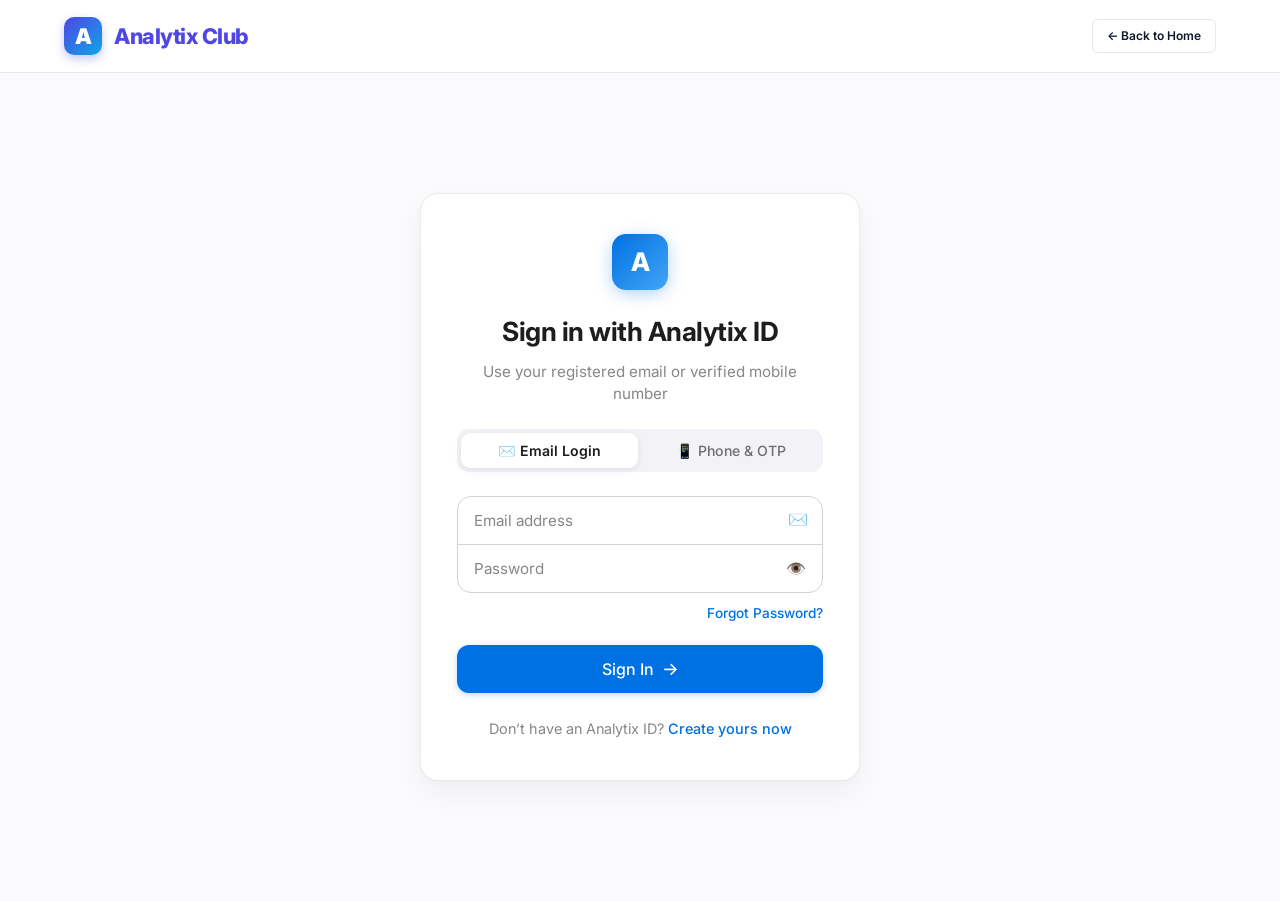
<file: frontend/admin-dashboard.html>
<!DOCTYPE html>
<html lang="en">
<head>
  <meta charset="UTF-8">
  <meta name="viewport" content="width=device-width, initial-scale=1.0">
  <title>Admin Dashboard | Analytix Club</title>
  <link rel="stylesheet" href="css/style.css">
  <link rel="stylesheet" href="css/dashboard.css">
  <link rel="stylesheet" href="css/admin.css">
  <link rel="preconnect" href="https://fonts.googleapis.com">
  <link rel="preconnect" href="https://fonts.gstatic.com" crossorigin>
  <link href="https://fonts.googleapis.com/css2?family=Inter:wght@400;500;600;700;800;900&display=swap" rel="stylesheet">
</head>
<body>

  <div class="dashboard-layout">
    <!-- Admin Sidebar -->
    <aside class="dashboard-sidebar">
      <div class="sidebar-header">
        <div class="brand-badge" style="width: 34px; height: 34px; font-size: 1rem;">A</div>
        <span class="brand-text">Analytix Admin</span>
      </div>

      <ul class="sidebar-nav">
        <li>
          <a class="sidebar-link active" data-tab="overview">
            <span>📊</span> Overview
          </a>
        </li>
        <li>
          <a class="sidebar-link" data-tab="events">
            <span>📅</span> Manage Events
          </a>
        </li>
        <li>
          <a class="sidebar-link" data-tab="hackathons">
            <span>🚀</span> Manage Hackathons
          </a>
        </li>
        <li>
          <a class="sidebar-link" data-tab="announcements">
            <span>📢</span> Announcements
          </a>
        </li>
        <li>
          <a class="sidebar-link" data-tab="members">
            <span>👥</span> Manage Members
          </a>
        </li>
        <li>
          <a class="sidebar-link" data-tab="registrations">
            <span>📋</span> Registrations
          </a>
        </li>
        <li>
          <a class="sidebar-link" data-tab="leaderboard">
            <span>🏆</span> Leaderboard
          </a>
        </li>
        <li>
          <a class="sidebar-link" data-tab="profile">
            <span>⚙️</span> Profile
          </a>
        </li>
        <li style="margin-top: auto;">
          <a onclick="Auth.logout()" class="sidebar-link" style="color: #ef4444;">
            <span>🚪</span> Logout
          </a>
        </li>
      </ul>

      <div class="sidebar-footer">
        <div class="sidebar-user">
          <div class="user-avatar user-avatar-img">A</div>
          <div class="user-info">
            <div class="user-name user-display-name">Admin Lead</div>
            <div class="user-role-badge">ADMINISTRATOR</div>
          </div>
        </div>
      </div>
    </aside>

    <!-- Main Dashboard Area -->
    <main class="dashboard-main">
      <!-- Topbar -->
      <header class="dashboard-topbar">
        <div class="topbar-left">
          <button class="topbar-toggle" id="sidebar-toggle" aria-label="Toggle Menu">☰</button>
          <h1 class="topbar-title" id="dashboard-title">Admin Overview</h1>
        </div>
        <div class="topbar-actions">
          <span class="admin-badge">Admin Mode</span>
          <a href="index.html" class="btn btn-secondary btn-sm" target="_blank">View Site ↗</a>
        </div>
      </header>

      <!-- Content Container -->
      <div class="dashboard-content">

        <!-- 1. OVERVIEW SECTION -->
        <section class="content-section active" id="section-overview">
          <div class="stats-grid">
            <div class="stat-card">
              <div class="stat-icon stat-icon-purple">👥</div>
              <div class="stat-details">
                <h4>Registered Members</h4>
                <div class="stat-number" id="stat-members">0</div>
              </div>
            </div>
            <div class="stat-card">
              <div class="stat-icon stat-icon-blue">📅</div>
              <div class="stat-details">
                <h4>Total Events</h4>
                <div class="stat-number" id="stat-events">0</div>
              </div>
            </div>
            <div class="stat-card">
              <div class="stat-icon stat-icon-amber">🚀</div>
              <div class="stat-details">
                <h4>Upcoming Hackathons</h4>
                <div class="stat-number" id="stat-hackathons">0</div>
              </div>
            </div>
            <div class="stat-card">
              <div class="stat-icon stat-icon-emerald">📋</div>
              <div class="stat-details">
                <h4>Event Registrations</h4>
                <div class="stat-number" id="stat-registrations">0</div>
              </div>
            </div>
          </div>

          <div style="display: grid; grid-template-columns: 2fr 1fr; gap: 24px;">
            <!-- Recent Activities -->
            <div class="card-panel">
              <div class="panel-header">
                <h3 class="panel-title">Recent Club Activities</h3>
                <span class="skill-pill">Live Feed</span>
              </div>
              <div class="panel-body">
                <ul class="activity-list" id="recent-activity-list">
                  <li class="activity-item">Loading activities...</li>
                </ul>
              </div>
            </div>

            <!-- Quick Action Cards -->
            <div class="card-panel">
              <div class="panel-header">
                <h3 class="panel-title">Quick Actions</h3>
              </div>
              <div class="panel-body" style="display: flex; flex-direction: column; gap: 12px;">
                <button onclick="openAddEventModal()" class="btn btn-primary" style="width: 100%;">
                  + Add New Event
                </button>
                <button onclick="openAddHackathonModal()" class="btn btn-secondary" style="width: 100%;">
                  + Add Hackathon
                </button>
                <button onclick="openAddAnnouncementModal()" class="btn btn-outline" style="width: 100%;">
                  + Post Announcement
                </button>
              </div>
            </div>
          </div>
        </section>

        <!-- 2. MANAGE EVENTS SECTION -->
        <section class="content-section" id="section-events">
          <div class="card-panel">
            <div class="panel-header">
              <h3 class="panel-title">Club Events Management</h3>
              <button onclick="openAddEventModal()" class="btn btn-primary btn-sm">+ Add New Event</button>
            </div>
            <div class="table-responsive">
              <table class="data-table">
                <thead>
                  <tr>
                    <th>Event Details</th>
                    <th>Date & Time</th>
                    <th>Deadline</th>
                    <th>Status</th>
                    <th>Registrations</th>
                    <th>Actions</th>
                  </tr>
                </thead>
                <tbody id="events-table-body">
                  <tr><td colspan="6" class="text-center">Loading events...</td></tr>
                </tbody>
              </table>
            </div>
          </div>
        </section>

        <!-- 3. MANAGE HACKATHONS SECTION -->
        <section class="content-section" id="section-hackathons">
          <div class="card-panel">
            <div class="panel-header">
              <h3 class="panel-title">Hackathon Directory Management</h3>
              <button onclick="openAddHackathonModal()" class="btn btn-primary btn-sm">+ Add Hackathon</button>
            </div>
            <div class="table-responsive">
              <table class="data-table">
                <thead>
                  <tr>
                    <th>Hackathon</th>
                    <th>Mode</th>
                    <th>Starts</th>
                    <th>Deadline</th>
                    <th>Status</th>
                    <th>Actions</th>
                  </tr>
                </thead>
                <tbody id="hackathons-table-body">
                  <tr><td colspan="6" class="text-center">Loading hackathons...</td></tr>
                </tbody>
              </table>
            </div>
          </div>
        </section>

        <!-- 4. MANAGE ANNOUNCEMENTS SECTION -->
        <section class="content-section" id="section-announcements">
          <div class="card-panel">
            <div class="panel-header">
              <h3 class="panel-title">Official Announcements</h3>
              <button onclick="openAddAnnouncementModal()" class="btn btn-primary btn-sm">+ Post Announcement</button>
            </div>
            <div class="table-responsive">
              <table class="data-table">
                <thead>
                  <tr>
                    <th>Announcement</th>
                    <th>Category</th>
                    <th>Date Posted</th>
                    <th>Status</th>
                    <th>Actions</th>
                  </tr>
                </thead>
                <tbody id="announcements-table-body">
                  <tr><td colspan="5" class="text-center">Loading announcements...</td></tr>
                </tbody>
              </table>
            </div>
          </div>
        </section>

        <!-- 5. MANAGE MEMBERS SECTION -->
        <section class="content-section" id="section-members">
          <div class="card-panel">
            <div class="panel-header">
              <h3 class="panel-title">Club Members Directory</h3>
              <div class="filter-bar">
                <input type="text" id="member-search" class="search-input" placeholder="Search by name or email..." oninput="loadMembers()">
                <select id="member-team-filter" class="select-filter" onchange="loadMembers()">
                  <option value="All">All Teams</option>
                  <option value="Tech">Tech</option>
                  <option value="Design">Design</option>
                  <option value="MOC">MOC</option>
                  <option value="None">None</option>
                </select>
              </div>
            </div>
            <div class="table-responsive">
              <table class="data-table">
                <thead>
                  <tr>
                    <th>Member</th>
                    <th>Team</th>
                    <th>Points</th>
                    <th>System Role</th>
                    <th>Dept & Year</th>
                    <th>Actions</th>
                  </tr>
                </thead>
                <tbody id="members-table-body">
                  <tr><td colspan="6" class="text-center">Loading members...</td></tr>
                </tbody>
              </table>
            </div>
          </div>
        </section>

        <!-- 6. REGISTRATIONS SECTION -->
        <section class="content-section" id="section-registrations">
          <div class="card-panel">
            <div class="panel-header">
              <h3 class="panel-title">All Event Registrations</h3>
              <button onclick="loadRegistrations()" class="btn btn-secondary btn-sm">🔄 Refresh</button>
            </div>
            <div class="table-responsive">
              <table class="data-table">
                <thead>
                  <tr>
                    <th>Event</th>
                    <th>Applicant Member</th>
                    <th>Registration Date</th>
                    <th>Status</th>
                    <th>Action</th>
                  </tr>
                </thead>
                <tbody id="all-registrations-table-body">
                  <tr><td colspan="5" class="text-center">Loading registrations...</td></tr>
                </tbody>
              </table>
            </div>
          </div>
        </section>

        <!-- 7. LEADERBOARD SECTION -->
        <section class="content-section" id="section-leaderboard">
          <div class="card-panel">
            <div class="panel-header">
              <h3 class="panel-title">Club Leaderboard & Points Management</h3>
              <span class="skill-pill">Admins Award Points</span>
            </div>
            <div class="table-responsive">
              <table class="data-table">
                <thead>
                  <tr>
                    <th>Rank</th>
                    <th>Member</th>
                    <th>Team</th>
                    <th>Total Points</th>
                    <th>Activities</th>
                    <th>Action</th>
                  </tr>
                </thead>
                <tbody id="leaderboard-table-body">
                  <tr><td colspan="6" class="text-center">Loading leaderboard...</td></tr>
                </tbody>
              </table>
            </div>
          </div>
        </section>

        <!-- 8. ADMIN PROFILE SECTION -->
        <section class="content-section" id="section-profile">
          <div class="card-panel" style="max-width: 800px; margin: 0 auto;">
            <div class="panel-header">
              <h3 class="panel-title">Admin Account Profile</h3>
              <div class="profile-badges-row">
                <span class="admin-badge">ADMINISTRATOR</span>
                <span class="skill-pill" id="admin-badge-team">TEAM: TECH</span>
              </div>
            </div>

            <!-- Profile Header Strip with Avatar -->
            <div class="profile-header-strip">
              <div class="profile-avatar-circle" id="admin-avatar-circle">A</div>
              <div class="profile-details-strip">
                <h3 class="profile-name-text" id="admin-header-name">Admin Lead</h3>
                <div class="profile-email-text" id="admin-header-email">admin@analytixclub.edu</div>
                <div style="font-size: 0.8rem; color: #64748b;">
                  Full Administrator privileges active.
                </div>
              </div>
            </div>

            <div class="panel-body">
              <form id="admin-profile-form" onsubmit="handleAdminProfileSubmit(event)">
                <div class="form-row">
                  <div class="form-group">
                    <label class="form-label" for="admin-profile-name">Full Name *</label>
                    <input type="text" id="admin-profile-name" class="form-control" placeholder="Admin full name" required>
                  </div>
                  <div class="form-group">
                    <label class="form-label" for="admin-profile-email">Email (Account ID - Read Only)</label>
                    <input type="email" id="admin-profile-email" class="form-control" disabled>
                  </div>
                </div>

                <div class="form-row">
                  <div class="form-group">
                    <label class="form-label" for="admin-profile-phone">Phone Number</label>
                    <input type="tel" id="admin-profile-phone" class="form-control" placeholder="+91 98765 43210">
                  </div>
                  <div class="form-group">
                    <label class="form-label" for="admin-profile-dept">Department / Branch</label>
                    <input type="text" id="admin-profile-dept" class="form-control" placeholder="e.g. Computer Science & Eng.">
                  </div>
                </div>

                <div class="form-row">
                  <div class="form-group">
                    <label class="form-label" for="admin-profile-year">Year of Study</label>
                    <input type="text" id="admin-profile-year" class="form-control" placeholder="e.g. 4th Year">
                  </div>
                  <div class="form-group">
                    <label class="form-label" for="admin-profile-photo">Avatar / Profile Photo URL</label>
                    <input type="url" id="admin-profile-photo" class="form-control" placeholder="https://images.unsplash.com/...">
                  </div>
                </div>

                <div class="form-group">
                  <label class="form-label" for="admin-profile-skills">Technical & Leadership Skills</label>
                  <input type="text" id="admin-profile-skills" class="form-control" placeholder="e.g. Python, FastAPI, Cloud, Leadership">
                </div>

                <div class="form-group">
                  <label class="form-label" for="admin-profile-bio">Bio</label>
                  <textarea id="admin-profile-bio" class="form-control" rows="3" placeholder="Club lead coordinator bio..."></textarea>
                </div>

                <div style="margin-top: 10px;">
                  <button type="submit" class="btn btn-primary" style="padding: 12px 28px;">
                    Save Profile Changes
                  </button>
                </div>
              </form>
            </div>
          </div>
        </section>

      </div>
    </main>
  </div>

  <!-- MODAL: ADD / EDIT EVENT -->
  <div class="modal-overlay" id="event-modal">
    <div class="modal-card">
      <div class="modal-header">
        <h3 class="modal-title" id="event-modal-title">Add New Club Event</h3>
        <button class="modal-close" onclick="closeModal('event-modal')">&times;</button>
      </div>
      <form id="event-form" onsubmit="handleEventFormSubmit(event)">
        <div class="modal-body">
          <input type="hidden" id="event-id">
          <input type="hidden" id="event-poster-url">

          <div class="form-group">
            <label class="form-label">Event Name *</label>
            <input type="text" id="event-title" class="form-control" placeholder="e.g. PyData Workshop 2026" required>
          </div>

          <div class="form-group">
            <label class="form-label">Description *</label>
            <textarea id="event-description" class="form-control" rows="3" placeholder="Detailed outline of the event..." required></textarea>
          </div>

          <div class="form-row">
            <div class="form-group">
              <label class="form-label">Date & Time *</label>
              <input type="datetime-local" id="event-date" class="form-control" required>
            </div>
            <div class="form-group">
              <label class="form-label">Registration Deadline *</label>
              <input type="datetime-local" id="event-deadline" class="form-control" required>
            </div>
          </div>

          <div class="form-row">
            <div class="form-group">
              <label class="form-label">Venue *</label>
              <input type="text" id="event-venue" class="form-control" placeholder="e.g. Auditorium Hall B" required>
            </div>
            <div class="form-group">
              <label class="form-label">Publish Status</label>
              <select id="event-status" class="form-control">
                <option value="published">Published</option>
                <option value="draft">Save as Draft</option>
                <option value="completed">Completed</option>
                <option value="cancelled">Cancelled</option>
              </select>
            </div>
          </div>

          <div class="form-group">
            <label class="form-label">Event Instructions</label>
            <textarea id="event-instructions" class="form-control" rows="2" placeholder="e.g. Bring your laptop, install Python..."></textarea>
          </div>

          <div class="form-group">
            <label class="form-label">Upload Event Poster (Stored in Supabase Storage)</label>
            <input type="file" id="event-poster-file" class="form-control" accept="image/*">
            <img id="event-poster-preview" style="max-height: 120px; border-radius: 6px; margin-top: 8px; display: none;" alt="Preview">
          </div>
        </div>
        <div class="modal-footer">
          <button type="button" class="btn btn-secondary" onclick="closeModal('event-modal')">Cancel</button>
          <button type="submit" class="btn btn-primary">Save Event</button>
        </div>
      </form>
    </div>
  </div>

  <!-- MODAL: ADD / EDIT HACKATHON -->
  <div class="modal-overlay" id="hackathon-modal">
    <div class="modal-card">
      <div class="modal-header">
        <h3 class="modal-title" id="hackathon-modal-title">Add Hackathon</h3>
        <button class="modal-close" onclick="closeModal('hackathon-modal')">&times;</button>
      </div>
      <form id="hackathon-form" onsubmit="handleHackathonFormSubmit(event)">
        <div class="modal-body">
          <input type="hidden" id="hackathon-id">
          <input type="hidden" id="hackathon-poster-url">

          <div class="form-row">
            <div class="form-group">
              <label class="form-label">Hackathon Name *</label>
              <input type="text" id="hackathon-title" class="form-control" placeholder="e.g. Smart City Hack 2026" required>
            </div>
            <div class="form-group">
              <label class="form-label">Organizer / Company *</label>
              <input type="text" id="hackathon-organizer" class="form-control" placeholder="e.g. Google / Analytix" required>
            </div>
          </div>

          <div class="form-group">
            <label class="form-label">Description *</label>
            <textarea id="hackathon-description" class="form-control" rows="2" required></textarea>
          </div>

          <div class="form-row">
            <div class="form-group">
              <label class="form-label">Start Date *</label>
              <input type="date" id="hackathon-start-date" class="form-control" required>
            </div>
            <div class="form-group">
              <label class="form-label">Registration Deadline *</label>
              <input type="date" id="hackathon-deadline" class="form-control" required>
            </div>
          </div>

          <div class="form-row">
            <div class="form-group">
              <label class="form-label">Mode</label>
              <select id="hackathon-mode" class="form-control">
                <option value="online">Online</option>
                <option value="offline">Offline</option>
                <option value="hybrid">Hybrid</option>
              </select>
            </div>
            <div class="form-group">
              <label class="form-label">Location / City *</label>
              <input type="text" id="hackathon-location" class="form-control" placeholder="e.g. Main Auditorium / Virtual" required>
            </div>
          </div>

          <div class="form-row">
            <div class="form-group">
              <label class="form-label">Official Registration Link</label>
              <input type="url" id="hackathon-link" class="form-control" placeholder="https://hackathon.org/register">
            </div>
            <div class="form-group">
              <label class="form-label">Status</label>
              <select id="hackathon-status" class="form-control">
                <option value="published">Published</option>
                <option value="draft">Draft</option>
                <option value="completed">Completed</option>
              </select>
            </div>
          </div>

          <div class="form-row">
            <div class="form-group">
              <label class="form-label">Eligibility</label>
              <input type="text" id="hackathon-eligibility" class="form-control" value="All college students">
            </div>
            <div class="form-group">
              <label class="form-label">Required Skills</label>
              <input type="text" id="hackathon-skills" class="form-control" placeholder="e.g. Python, AI, React">
            </div>
          </div>

          <div class="form-group">
            <label class="form-label">Poster Image (Upload)</label>
            <input type="file" id="hackathon-poster-file" class="form-control" accept="image/*">
          </div>
        </div>
        <div class="modal-footer">
          <button type="button" class="btn btn-secondary" onclick="closeModal('hackathon-modal')">Cancel</button>
          <button type="submit" class="btn btn-primary">Save Hackathon</button>
        </div>
      </form>
    </div>
  </div>

  <!-- MODAL: ADD / EDIT ANNOUNCEMENT -->
  <div class="modal-overlay" id="announcement-modal">
    <div class="modal-card">
      <div class="modal-header">
        <h3 class="modal-title" id="announcement-modal-title">Create Announcement</h3>
        <button class="modal-close" onclick="closeModal('announcement-modal')">&times;</button>
      </div>
      <form id="announcement-form" onsubmit="handleAnnouncementFormSubmit(event)">
        <div class="modal-body">
          <input type="hidden" id="announcement-id">

          <div class="form-group">
            <label class="form-label">Title *</label>
            <input type="text" id="announcement-title" class="form-control" placeholder="e.g. Orientation Session Date" required>
          </div>

          <div class="form-group">
            <label class="form-label">Description / Notice Details *</label>
            <textarea id="announcement-description" class="form-control" rows="3" required></textarea>
          </div>

          <div class="form-row">
            <div class="form-group">
              <label class="form-label">Category</label>
              <select id="announcement-category" class="form-control">
                <option value="General">General</option>
                <option value="Notice">Notice</option>
                <option value="Urgent">Urgent</option>
                <option value="Opportunity">Opportunity</option>
                <option value="Event">Event</option>
              </select>
            </div>
            <div class="form-group">
              <label class="form-label">Status</label>
              <select id="announcement-status" class="form-control">
                <option value="published">Published</option>
                <option value="draft">Draft</option>
                <option value="archived">Archived</option>
              </select>
            </div>
          </div>

          <div class="form-group">
            <label class="form-label">Announcement Image / Poster (Optional)</label>
            <input type="file" id="announcement-image-file" class="form-control" accept="image/*">
          </div>
        </div>
        <div class="modal-footer">
          <button type="button" class="btn btn-secondary" onclick="closeModal('announcement-modal')">Cancel</button>
          <button type="submit" class="btn btn-primary">Publish Announcement</button>
        </div>
      </form>
    </div>
  </div>

  <!-- MODAL: AWARD POINTS -->
  <div class="modal-overlay" id="award-modal">
    <div class="modal-card" style="max-width: 480px;">
      <div class="modal-header">
        <h3 class="modal-title">⭐ Award Club Points</h3>
        <button class="modal-close" onclick="closeModal('award-modal')">&times;</button>
      </div>
      <form id="award-form" onsubmit="handleAwardPointsSubmit(event)">
        <div class="modal-body">
          <input type="hidden" id="award-member-id">
          <p style="margin-bottom: 16px; font-size: 0.95rem;">
            Awarding points to: <strong id="award-member-name" style="color: var(--primary);"></strong>
          </p>

          <div class="form-group">
            <label class="form-label">Points to Award</label>
            <input type="number" id="award-points-input" class="form-control" min="5" max="500" value="25" required>
          </div>

          <div class="form-group">
            <label class="form-label">Activity Description</label>
            <textarea id="award-desc-input" class="form-control" rows="2" placeholder="e.g. Conducted Python workshop / Built club poster" required></textarea>
          </div>
        </div>
        <div class="modal-footer">
          <button type="button" class="btn btn-secondary" onclick="closeModal('award-modal')">Cancel</button>
          <button type="submit" class="btn btn-primary">Award Points</button>
        </div>
      </form>
    </div>
  </div>

  <!-- MODAL: VIEW EVENT REGISTRATIONS -->
  <div class="modal-overlay" id="event-registrations-modal">
    <div class="modal-card" style="max-width: 750px;">
      <div class="modal-header">
        <h3 class="modal-title" id="event-registrations-title">Event Registrations</h3>
        <button class="modal-close" onclick="closeModal('event-registrations-modal')">&times;</button>
      </div>
      <div class="modal-body">
        <div class="table-responsive">
          <table class="data-table">
            <thead>
              <tr>
                <th>#</th>
                <th>Member</th>
                <th>Email</th>
                <th>Registered At</th>
                <th>Status</th>
              </tr>
            </thead>
            <tbody id="event-registrations-list">
              <tr><td colspan="5" class="text-center">Loading...</td></tr>
            </tbody>
          </table>
        </div>
      </div>
      <div class="modal-footer">
        <button type="button" class="btn btn-secondary" onclick="closeModal('event-registrations-modal')">Close</button>
      </div>
    </div>
  </div>

  <script src="js/api.js"></script>
  <script src="js/auth.js"></script>
  <script src="js/admin.js"></script>
</body>
</html>
</file>
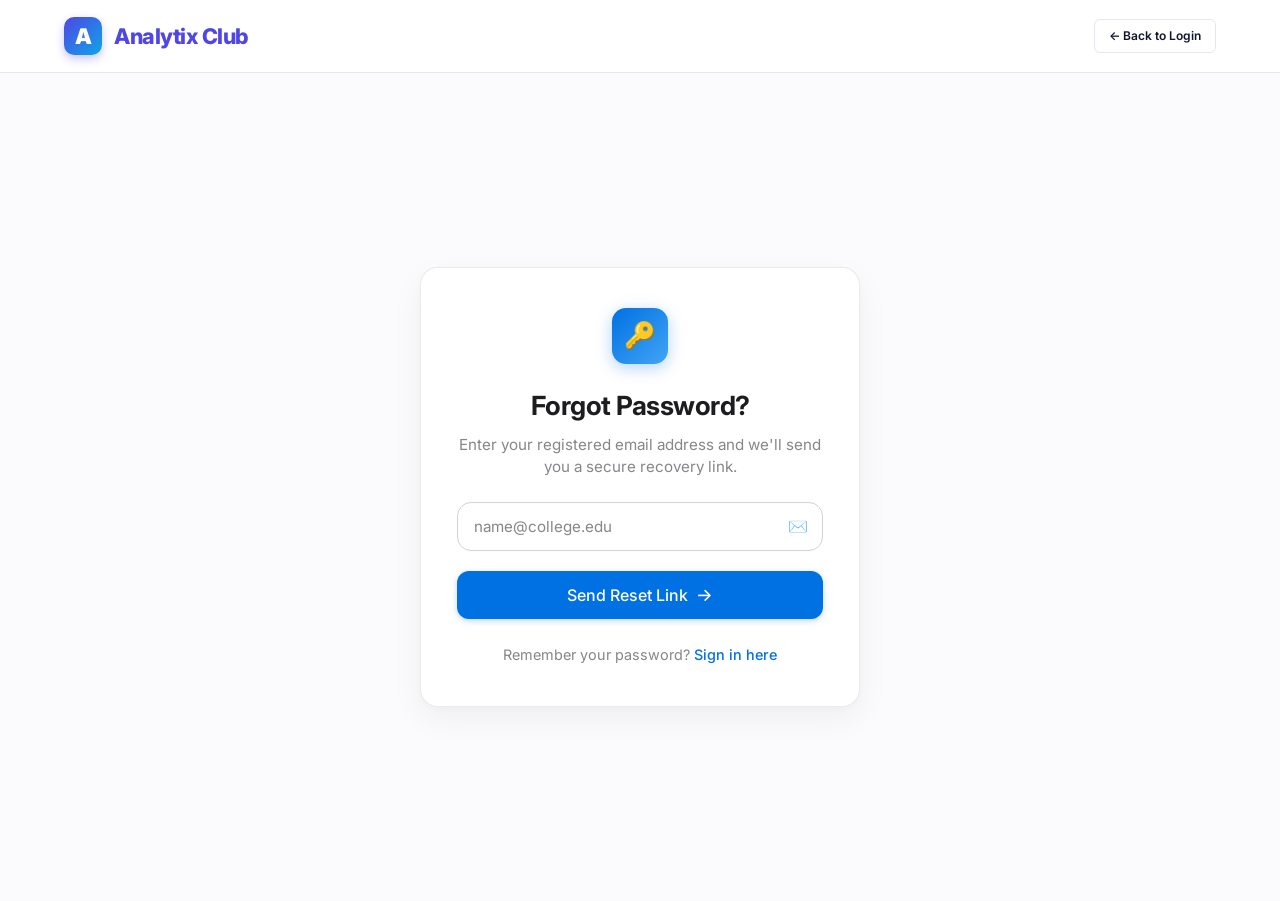
<file: frontend/forgot-password.html>
<!DOCTYPE html>
<html lang="en">
<head>
  <meta charset="UTF-8">
  <meta name="viewport" content="width=device-width, initial-scale=1.0">
  <title>Forgot Password | Analytix Club</title>
  <link rel="stylesheet" href="css/style.css">
  <link rel="stylesheet" href="css/auth.css">
  <link rel="preconnect" href="https://fonts.googleapis.com">
  <link rel="preconnect" href="https://fonts.gstatic.com" crossorigin>
  <link href="https://fonts.googleapis.com/css2?family=Inter:wght@400;500;600;700;800;900&display=swap" rel="stylesheet">
</head>
<body>

  <!-- Navigation -->
  <header class="navbar">
    <div class="container nav-container">
      <a href="index.html" class="brand">
        <div class="brand-badge">A</div>
        <span>Analytix Club</span>
      </a>
      <div class="nav-actions">
        <a href="login.html" class="btn btn-secondary btn-sm">← Back to Login</a>
      </div>
    </div>
  </header>

  <main class="apple-auth-wrapper">
    <div class="apple-auth-card">
      <div class="apple-logo-badge">🔑</div>
      <h1 class="apple-auth-title">Forgot Password?</h1>
      <p class="apple-auth-subtitle">Enter your registered email address and we'll send you a secure recovery link.</p>

      <div id="forgot-alert" class="alert alert-error" style="display: none; margin-bottom: 20px;"></div>
      <div id="forgot-success" class="alert alert-success" style="display: none; margin-bottom: 20px;"></div>

      <form id="forgot-form">
        <div class="apple-input-container">
          <div class="apple-field-row">
            <input type="email" id="email" class="apple-input" placeholder="name@college.edu" required autocomplete="email">
            <span class="apple-field-icon">✉️</span>
          </div>
        </div>

        <button type="submit" id="btn-forgot" class="apple-btn-submit">
          <span>Send Reset Link</span>
          <span style="font-size: 1.1rem; line-height: 1;">→</span>
        </button>
      </form>

      <div class="apple-footer-link">
        Remember your password? <a href="login.html">Sign in here</a>
      </div>
    </div>
  </main>

  <script src="js/api.js"></script>
  <script src="js/auth.js"></script>
  <script>
    document.addEventListener('DOMContentLoaded', () => {
      const form = document.getElementById('forgot-form');
      const emailInput = document.getElementById('email');
      const submitBtn = document.getElementById('btn-forgot');
      const alertBox = document.getElementById('forgot-alert');
      const successBox = document.getElementById('forgot-success');

      form.addEventListener('submit', async (e) => {
        e.preventDefault();
        alertBox.style.display = 'none';
        successBox.style.display = 'none';

        const email = emailInput.value.trim();
        if (!email) {
          alertBox.textContent = 'Please enter your email address.';
          alertBox.style.display = 'flex';
          return;
        }

        submitBtn.disabled = true;
        submitBtn.querySelector('span:first-child').textContent = 'Sending reset link...';

        try {
          const res = await Auth.forgotPassword(email);
          successBox.textContent = res.message || 'Password reset link has been sent. Please check your email inbox.';
          successBox.style.display = 'flex';
          form.style.display = 'none';
        } catch (err) {
          alertBox.textContent = err.message || 'Unable to process password reset. Please try again.';
          alertBox.style.display = 'flex';
          submitBtn.disabled = false;
          submitBtn.querySelector('span:first-child').textContent = 'Send Reset Link';
        }
      });
    });
  </script>
</body>
</html>
</file>
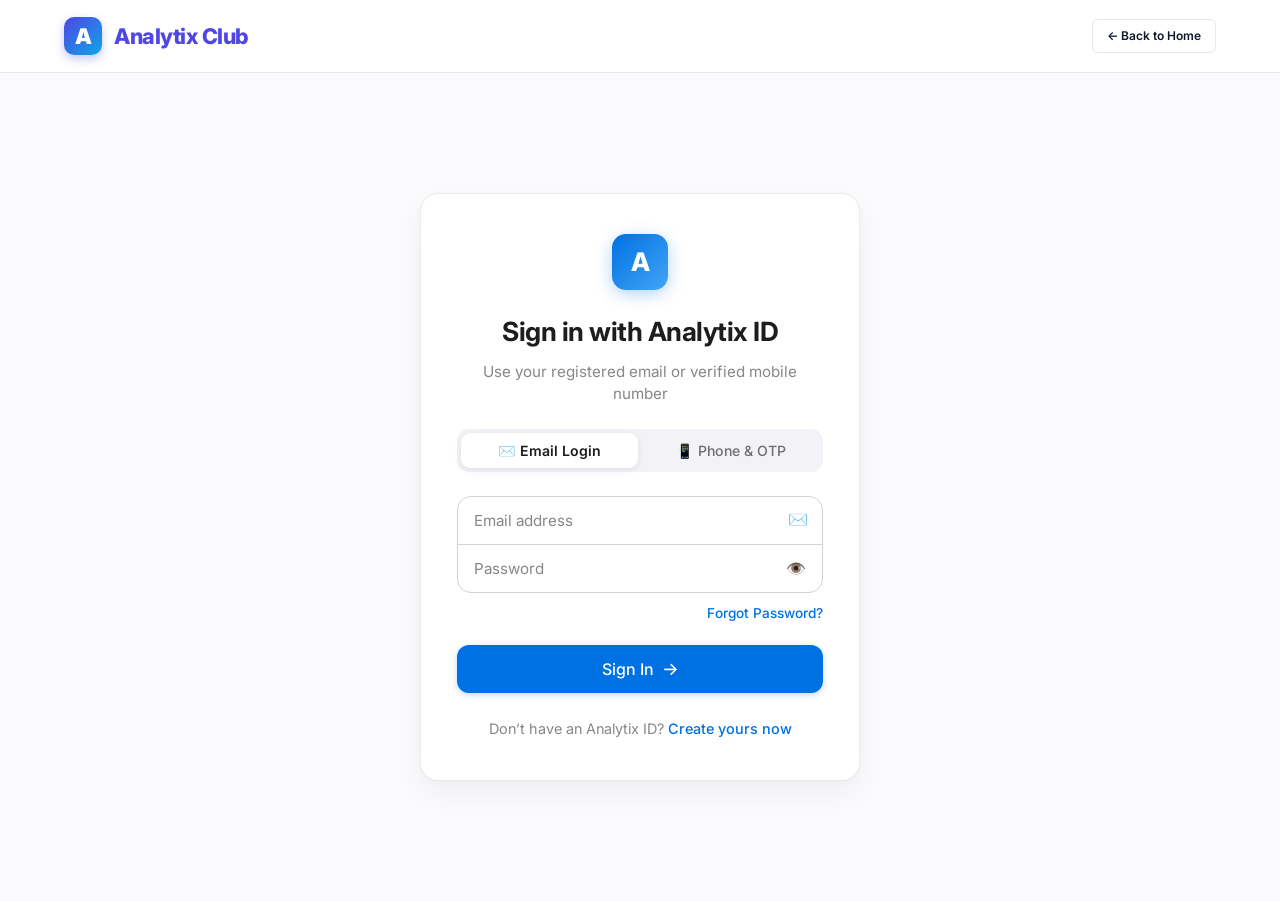
<file: frontend/login.html>
<!DOCTYPE html>
<html lang="en">
<head>
  <meta charset="UTF-8">
  <meta name="viewport" content="width=device-width, initial-scale=1.0">
  <title>Login | Analytix Club</title>
  <link rel="stylesheet" href="css/style.css">
  <link rel="stylesheet" href="css/auth.css">
  <link rel="preconnect" href="https://fonts.googleapis.com">
  <link rel="preconnect" href="https://fonts.gstatic.com" crossorigin>
  <link href="https://fonts.googleapis.com/css2?family=Inter:wght@400;500;600;700;800;900&display=swap" rel="stylesheet">
</head>
<body>

  <!-- Navigation -->
  <header class="navbar">
    <div class="container nav-container">
      <a href="index.html" class="brand">
        <div class="brand-badge">A</div>
        <span>Analytix Club</span>
      </a>
      <div class="nav-actions">
        <a href="index.html" class="btn btn-secondary btn-sm">← Back to Home</a>
      </div>
    </div>
  </header>

  <main class="apple-auth-wrapper">
    <div class="apple-auth-card">
      <div class="apple-logo-badge">A</div>
      <h1 class="apple-auth-title">Sign in with Analytix ID</h1>
      <p class="apple-auth-subtitle">Use your registered email or verified mobile number</p>

      <!-- Segmented Method Tabs -->
      <div class="apple-tabs">
        <button type="button" class="apple-tab-btn active" id="tab-email" onclick="switchLoginMethod('email')">
          ✉️ Email Login
        </button>
        <button type="button" class="apple-tab-btn" id="tab-phone" onclick="switchLoginMethod('phone')">
          📱 Phone & OTP
        </button>
      </div>

      <!-- Alert Box -->
      <div id="login-alert" class="alert alert-error" style="display: none; margin-bottom: 20px;"></div>
      <div id="login-success" class="alert alert-success" style="display: none; margin-bottom: 20px;"></div>

      <!-- 1. EMAIL & PASSWORD FORM -->
      <form id="email-login-form">
        <div class="apple-input-container">
          <div class="apple-field-row">
            <input type="email" id="email" class="apple-input" placeholder="Email address" required autocomplete="email">
            <span class="apple-field-icon">✉️</span>
          </div>
          <div class="apple-field-row">
            <input type="password" id="password" class="apple-input" placeholder="Password" required autocomplete="current-password">
            <button type="button" class="apple-pwd-toggle" id="toggle-pwd-btn" onclick="togglePasswordVisibility('password', this)" title="Show/Hide password">👁️</button>
          </div>
        </div>

        <div class="apple-forgot-row">
          <a href="forgot-password.html" class="apple-forgot-link">Forgot Password?</a>
        </div>

        <button type="submit" id="btn-email-login" class="apple-btn-submit">
          <span>Sign In</span>
          <span style="font-size: 1.1rem; line-height: 1;">→</span>
        </button>
      </form>

      <!-- 2. PHONE & OTP FORM -->
      <form id="phone-login-form" style="display: none;">
        <!-- Step 1: Phone input -->
        <div class="apple-input-container" id="phone-input-group">
          <div class="apple-field-row">
            <input type="tel" id="phone" class="apple-input" placeholder="Phone Number (e.g. +91 98765 43210)" autocomplete="tel">
            <span class="apple-field-icon">📱</span>
          </div>
          <!-- Step 2: OTP input (revealed after OTP is sent) -->
          <div class="apple-field-row" id="otp-row" style="display: none; border-top: 1px solid #d2d2d7;">
            <input type="text" id="otp" class="apple-input" placeholder="Enter 6-digit OTP code" maxlength="8" autocomplete="one-time-code">
            <span class="apple-field-icon">🔑</span>
          </div>
        </div>

        <!-- OTP Cooldown & Resend Actions -->
        <div class="apple-otp-actions" id="otp-actions" style="display: none;">
          <span id="otp-timer-label">Resend code in: <strong id="countdown-val">60</strong>s</span>
          <button type="button" id="btn-resend-otp" class="apple-resend-btn" onclick="resendPhoneOtp()" disabled>
            Resend OTP
          </button>
        </div>

        <button type="submit" id="btn-phone-submit" class="apple-btn-submit">
          <span id="phone-btn-text">Send OTP</span>
          <span style="font-size: 1.1rem; line-height: 1;">→</span>
        </button>
      </form>

      <div class="apple-footer-link">
        Don’t have an Analytix ID? <a href="register.html">Create yours now</a>
      </div>
    </div>
  </main>

  <script src="js/api.js"></script>
  <script src="js/auth.js"></script>
  <script>
    let activeMethod = 'email';
    let otpSent = false;
    let countdownInterval = null;
    let resendCooldown = 60;

    function switchLoginMethod(method) {
      activeMethod = method;
      const tabEmail = document.getElementById('tab-email');
      const tabPhone = document.getElementById('tab-phone');
      const formEmail = document.getElementById('email-login-form');
      const formPhone = document.getElementById('phone-login-form');
      const alertBox = document.getElementById('login-alert');
      const successBox = document.getElementById('login-success');

      alertBox.style.display = 'none';
      successBox.style.display = 'none';

      if (method === 'email') {
        tabEmail.classList.add('active');
        tabPhone.classList.remove('active');
        formEmail.style.display = 'block';
        formPhone.style.display = 'none';
      } else {
        tabPhone.classList.add('active');
        tabEmail.classList.remove('active');
        formEmail.style.display = 'none';
        formPhone.style.display = 'block';
      }
    }

    function togglePasswordVisibility(fieldId, btn) {
      const input = document.getElementById(fieldId);
      if (!input) return;
      if (input.type === 'password') {
        input.type = 'text';
        btn.textContent = '🙈';
      } else {
        input.type = 'password';
        btn.textContent = '👁️';
      }
    }

    function startOtpCountdown(duration = 60) {
      clearInterval(countdownInterval);
      resendCooldown = duration;
      const timerLabel = document.getElementById('otp-timer-label');
      const countdownVal = document.getElementById('countdown-val');
      const resendBtn = document.getElementById('btn-resend-otp');

      resendBtn.disabled = true;
      timerLabel.style.display = 'inline';
      countdownVal.textContent = resendCooldown;

      countdownInterval = setInterval(() => {
        resendCooldown--;
        countdownVal.textContent = resendCooldown;
        if (resendCooldown <= 0) {
          clearInterval(countdownInterval);
          timerLabel.style.display = 'none';
          resendBtn.disabled = false;
        }
      }, 1000);
    }

    async function resendPhoneOtp() {
      const phoneInput = document.getElementById('phone');
      const alertBox = document.getElementById('login-alert');
      const successBox = document.getElementById('login-success');
      alertBox.style.display = 'none';
      successBox.style.display = 'none';

      const phone = phoneInput.value.trim();
      if (!phone) {
        alertBox.textContent = 'Please enter your phone number first.';
        alertBox.style.display = 'flex';
        return;
      }

      try {
        const res = await Auth.sendPhoneOtp(phone);
        successBox.textContent = res.message || 'OTP resent successfully.';
        successBox.style.display = 'flex';
        if (res.test_otp) {
          document.getElementById('otp').value = res.test_otp;
        }
        startOtpCountdown(res.cooldown || 60);
      } catch (err) {
        alertBox.textContent = err.message || 'Failed to resend OTP.';
        alertBox.style.display = 'flex';
      }
    }

    document.addEventListener('DOMContentLoaded', () => {
      // If already logged in, redirect directly to dashboard
      Auth.redirectIfLoggedIn();

      const alertBox = document.getElementById('login-alert');
      const successBox = document.getElementById('login-success');

      // 1. Email form submission
      const emailForm = document.getElementById('email-login-form');
      const emailBtn = document.getElementById('btn-email-login');

      emailForm.addEventListener('submit', async (e) => {
        e.preventDefault();
        alertBox.style.display = 'none';
        successBox.style.display = 'none';
        emailBtn.disabled = true;
        emailBtn.querySelector('span:first-child').textContent = 'Verifying credentials...';

        const email = document.getElementById('email').value.trim();
        const password = document.getElementById('password').value;

        try {
          await Auth.login(email, password);
        } catch (err) {
          alertBox.textContent = err.message || 'Invalid email or password.';
          alertBox.style.display = 'flex';
          emailBtn.disabled = false;
          emailBtn.querySelector('span:first-child').textContent = 'Sign In';
        }
      });

      // 2. Phone form submission
      const phoneForm = document.getElementById('phone-login-form');
      const phoneBtn = document.getElementById('btn-phone-submit');
      const phoneInput = document.getElementById('phone');
      const otpRow = document.getElementById('otp-row');
      const otpInput = document.getElementById('otp');
      const otpActions = document.getElementById('otp-actions');
      const phoneBtnText = document.getElementById('phone-btn-text');

      phoneForm.addEventListener('submit', async (e) => {
        e.preventDefault();
        alertBox.style.display = 'none';
        successBox.style.display = 'none';

        const phone = phoneInput.value.trim();
        if (!phone) {
          alertBox.textContent = 'Please enter your registered phone number.';
          alertBox.style.display = 'flex';
          return;
        }

        if (!otpSent) {
          // Send OTP step
          phoneBtn.disabled = true;
          phoneBtnText.textContent = 'Sending OTP...';

          try {
            const res = await Auth.sendPhoneOtp(phone);
            otpSent = true;
            otpRow.style.display = 'flex';
            otpActions.style.display = 'flex';
            phoneInput.readOnly = true;
            otpInput.required = true;
            otpInput.focus();

            phoneBtnText.textContent = 'Verify & Sign In';
            phoneBtn.disabled = false;

            successBox.textContent = res.message || 'OTP sent to your phone.';
            successBox.style.display = 'flex';
            if (res.test_otp) {
              otpInput.value = res.test_otp;
            }
            startOtpCountdown(res.cooldown || 60);
          } catch (err) {
            alertBox.textContent = err.message || 'Failed to send OTP.';
            alertBox.style.display = 'flex';
            phoneBtn.disabled = false;
            phoneBtnText.textContent = 'Send OTP';
          }
        } else {
          // Verify OTP step
          const otp = otpInput.value.trim();
          if (!otp) {
            alertBox.textContent = 'Please enter the received OTP code.';
            alertBox.style.display = 'flex';
            return;
          }

          phoneBtn.disabled = true;
          phoneBtnText.textContent = 'Verifying code...';

          try {
            await Auth.loginWithPhone(phone, otp);
          } catch (err) {
            alertBox.textContent = err.message || 'Invalid or expired OTP.';
            alertBox.style.display = 'flex';
            phoneBtn.disabled = false;
            phoneBtnText.textContent = 'Verify & Sign In';
          }
        }
      });
    });
  </script>
</body>
</html>
</file>
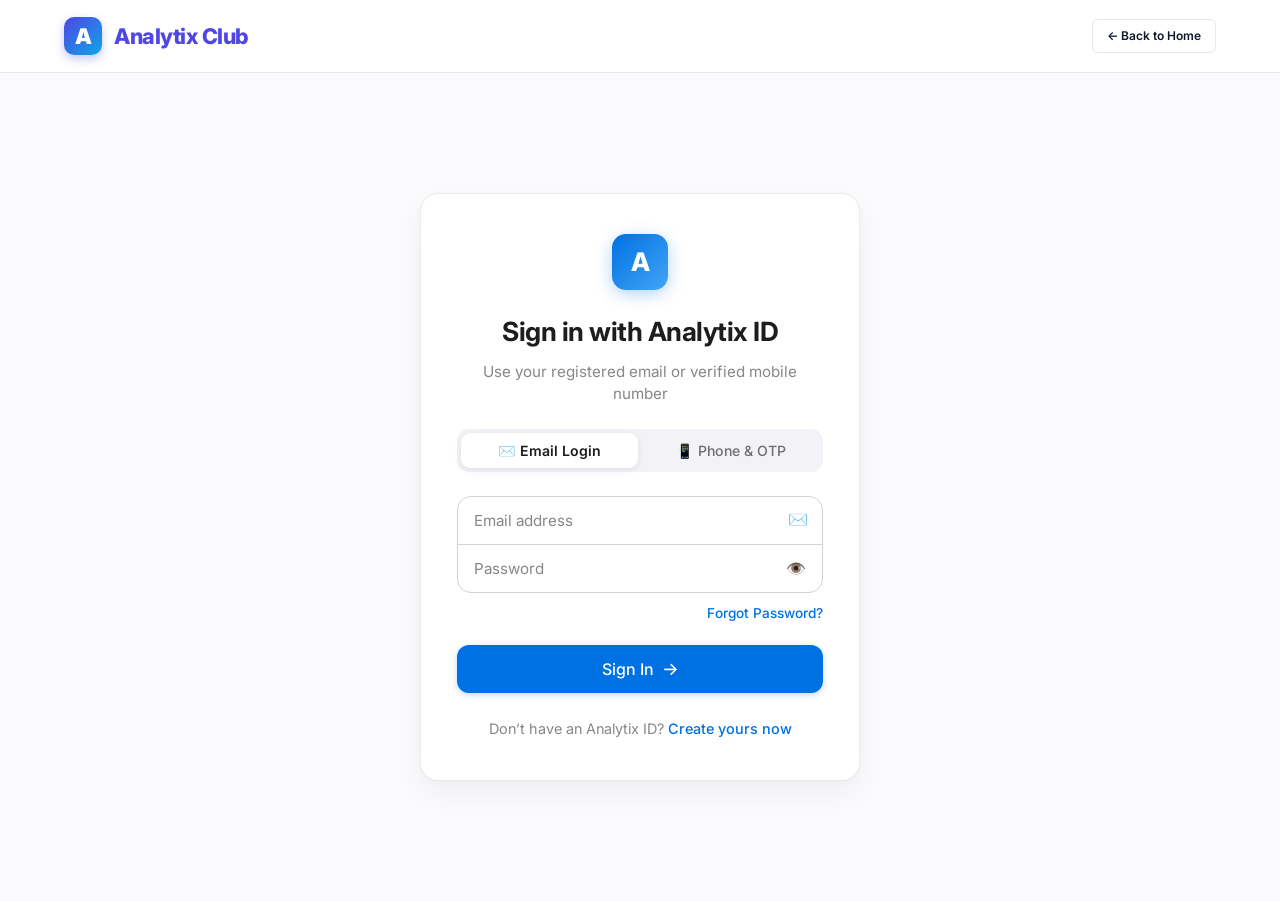
<file: frontend/member-dashboard.html>
<!DOCTYPE html>
<html lang="en">
<head>
  <meta charset="UTF-8">
  <meta name="viewport" content="width=device-width, initial-scale=1.0">
  <title>Member Dashboard | Analytix Club</title>
  <link rel="stylesheet" href="css/style.css">
  <link rel="stylesheet" href="css/dashboard.css">
  <link rel="preconnect" href="https://fonts.googleapis.com">
  <link rel="preconnect" href="https://fonts.gstatic.com" crossorigin>
  <link href="https://fonts.googleapis.com/css2?family=Inter:wght@400;500;600;700;800;900&display=swap" rel="stylesheet">
</head>
<body>

  <div class="dashboard-layout">
    <!-- Member Sidebar -->
    <aside class="dashboard-sidebar">
      <div class="sidebar-header">
        <div class="brand-badge" style="width: 34px; height: 34px; font-size: 1rem;">A</div>
        <span class="brand-text">Analytix Club</span>
      </div>

      <ul class="sidebar-nav">
        <li>
          <a class="sidebar-link active" data-tab="overview">
            <span>🏠</span> Dashboard
          </a>
        </li>
        <li>
          <a class="sidebar-link" data-tab="events">
            <span>📅</span> Events
          </a>
        </li>
        <li>
          <a class="sidebar-link" data-tab="hackathons">
            <span>🚀</span> Hackathons
          </a>
        </li>
        <li>
          <a class="sidebar-link" data-tab="announcements">
            <span>📢</span> Announcements
          </a>
        </li>
        <li>
          <a class="sidebar-link" data-tab="registrations">
            <span>📋</span> My Registrations
          </a>
        </li>
        <li>
          <a class="sidebar-link" data-tab="leaderboard">
            <span>🏆</span> Leaderboard
          </a>
        </li>
        <li>
          <a class="sidebar-link" data-tab="profile">
            <span>👤</span> My Profile
          </a>
        </li>
        <li style="margin-top: auto;">
          <a onclick="Auth.logout()" class="sidebar-link" style="color: #ef4444;">
            <span>🚪</span> Logout
          </a>
        </li>
      </ul>

      <div class="sidebar-footer">
        <div class="sidebar-user">
          <div class="user-avatar user-avatar-img">M</div>
          <div class="user-info">
            <div class="user-name user-display-name">Club Member</div>
            <div class="user-role-badge user-display-role">MEMBER</div>
          </div>
        </div>
      </div>
    </aside>

    <!-- Main Content Area -->
    <main class="dashboard-main">
      <!-- Topbar -->
      <header class="dashboard-topbar">
        <div class="topbar-left">
          <button class="topbar-toggle" id="sidebar-toggle" aria-label="Toggle Menu">☰</button>
          <h1 class="topbar-title" id="dashboard-title">Member Dashboard</h1>
        </div>
        <div class="topbar-actions">
          <span class="skill-pill" style="background: #eef2ff; color: var(--primary); font-weight: 700;">
            Team: <span class="user-display-team">Tech</span>
          </span>
          <a href="index.html" class="btn btn-secondary btn-sm" target="_blank">Club Home ↗</a>
        </div>
      </header>

      <div class="dashboard-content">

        <!-- 1. DASHBOARD OVERVIEW SECTION -->
        <section class="content-section active" id="section-overview">
          <!-- Welcome Banner -->
          <div style="background: linear-gradient(135deg, var(--dark-bg) 0%, #312e81 100%); color: white; padding: 28px 32px; border-radius: var(--radius-lg); margin-bottom: 28px; box-shadow: var(--shadow-md);">
            <div style="display: flex; justify-content: space-between; align-items: center; flex-wrap: wrap; gap: 16px;">
              <div>
                <h2 style="font-size: 1.8rem; font-weight: 800; margin-bottom: 6px;">
                  Welcome, <span id="member-welcome-name">Member</span>! 👋
                </h2>
                <p style="color: #cbd5e1; font-size: 0.95rem;">
                  Track your registrations, participate in events, and earn activity points for the club leaderboard.
                </p>
              </div>
              <div>
                <a href="events.html" class="btn btn-primary" style="background-color: var(--secondary);">Explore Events</a>
              </div>
            </div>
          </div>

          <!-- Upcoming Events Preview -->
          <div class="card-panel">
            <div class="panel-header">
              <h3 class="panel-title">Upcoming Club Events</h3>
              <a href="#" onclick="switchMemberTab('events')" class="btn btn-secondary btn-sm">View All →</a>
            </div>
            <div class="panel-body">
              <div class="grid-3" id="member-upcoming-events">
                <!-- Loaded dynamically -->
              </div>
            </div>
          </div>

          <!-- Latest Announcements Preview -->
          <div class="card-panel">
            <div class="panel-header">
              <h3 class="panel-title">Latest Announcements & Notices</h3>
              <a href="#" onclick="switchMemberTab('announcements')" class="btn btn-secondary btn-sm">View All →</a>
            </div>
            <div class="panel-body">
              <div id="member-latest-notices">
                <!-- Loaded dynamically -->
              </div>
            </div>
          </div>
        </section>

        <!-- 2. EVENTS SECTION -->
        <section class="content-section" id="section-events">
          <div class="card-panel">
            <div class="panel-header">
              <h3 class="panel-title">Upcoming Club Events</h3>
              <span class="skill-pill">One-click Registration</span>
            </div>
            <div class="panel-body">
              <div class="grid-3" id="member-events-grid">
                <!-- Loaded dynamically -->
              </div>
            </div>
          </div>
        </section>

        <!-- 3. HACKATHONS SECTION -->
        <section class="content-section" id="section-hackathons">
          <div class="card-panel">
            <div class="panel-header">
              <h3 class="panel-title">Hackathons & Competitions</h3>
              <span class="skill-pill">Apply with Club Team</span>
            </div>
            <div class="panel-body">
              <div class="grid-3" id="member-hackathons-grid">
                <!-- Loaded dynamically -->
              </div>
            </div>
          </div>
        </section>

        <!-- 4. ANNOUNCEMENTS SECTION -->
        <section class="content-section" id="section-announcements">
          <div class="card-panel">
            <div class="panel-header">
              <h3 class="panel-title">Club Announcements</h3>
            </div>
            <div class="panel-body" id="member-announcements-list">
              <!-- Loaded dynamically -->
            </div>
          </div>
        </section>

        <!-- 5. MY REGISTRATIONS SECTION -->
        <section class="content-section" id="section-registrations">
          <div class="card-panel">
            <div class="panel-header">
              <h3 class="panel-title">My Registered Events</h3>
            </div>
            <div class="table-responsive">
              <table class="data-table">
                <thead>
                  <tr>
                    <th>Event</th>
                    <th>Date & Time</th>
                    <th>Applied At</th>
                    <th>Status</th>
                  </tr>
                </thead>
                <tbody id="my-events-table-body">
                  <tr><td colspan="4" class="text-center">Loading...</td></tr>
                </tbody>
              </table>
            </div>
          </div>

          <div class="card-panel">
            <div class="panel-header">
              <h3 class="panel-title">My Hackathon Applications</h3>
            </div>
            <div class="table-responsive">
              <table class="data-table">
                <thead>
                  <tr>
                    <th>Hackathon</th>
                    <th>Team Name</th>
                    <th>Applied At</th>
                    <th>Status</th>
                  </tr>
                </thead>
                <tbody id="my-hackathons-table-body">
                  <tr><td colspan="4" class="text-center">Loading...</td></tr>
                </tbody>
              </table>
            </div>
          </div>
        </section>

        <!-- 6. LEADERBOARD SECTION -->
        <section class="content-section" id="section-leaderboard">
          <div class="card-panel">
            <div class="panel-header">
              <h3 class="panel-title">Official Analytix Club Leaderboard</h3>
              <span class="skill-pill">Updated Live</span>
            </div>
            <div class="table-responsive">
              <table class="data-table">
                <thead>
                  <tr>
                    <th>Rank</th>
                    <th>Member</th>
                    <th>Team</th>
                    <th>Total Points</th>
                    <th>Completed Activities</th>
                  </tr>
                </thead>
                <tbody id="member-leaderboard-body">
                  <tr><td colspan="5" class="text-center">Loading leaderboard...</td></tr>
                </tbody>
              </table>
            </div>
          </div>
        </section>

        <!-- 7. MEMBER PROFILE SECTION -->
        <section class="content-section" id="section-profile">
          <div class="card-panel" style="max-width: 800px; margin: 0 auto;">
            <div class="panel-header">
              <h3 class="panel-title">My Profile</h3>
              <div class="profile-badges-row">
                <span class="skill-pill" id="member-badge-role" style="background: #e0e7ff; color: var(--primary); font-weight: 700;">MEMBER</span>
                <span class="skill-pill" id="member-badge-team">TEAM: NONE</span>
                <span class="points-pill" id="member-badge-points">0 pts</span>
              </div>
            </div>

            <!-- Profile Header Strip with Avatar -->
            <div class="profile-header-strip">
              <div class="profile-avatar-circle" id="member-avatar-circle">M</div>
              <div class="profile-details-strip">
                <h3 class="profile-name-text" id="member-header-name">Member Name</h3>
                <div class="profile-email-text" id="member-header-email">member@analytixclub.edu</div>
                <div style="font-size: 0.8rem; color: #64748b;">
                  Roles and points are managed exclusively by club admins.
                </div>
              </div>
            </div>

            <div class="panel-body">
              <form id="member-profile-form" onsubmit="handleMemberProfileSubmit(event)">
                <div class="form-row">
                  <div class="form-group">
                    <label class="form-label" for="member-profile-name">Full Name *</label>
                    <input type="text" id="member-profile-name" class="form-control" placeholder="Your full name" required>
                  </div>
                  <div class="form-group">
                    <label class="form-label" for="member-profile-email">Email (Account ID - Read Only)</label>
                    <input type="email" id="member-profile-email" class="form-control" disabled>
                  </div>
                </div>

                <div class="form-row">
                  <div class="form-group">
                    <label class="form-label" for="member-profile-phone">Phone Number</label>
                    <input type="tel" id="member-profile-phone" class="form-control" placeholder="+91 98765 43210">
                  </div>
                  <div class="form-group">
                    <label class="form-label" for="member-profile-dept">Department / Branch</label>
                    <input type="text" id="member-profile-dept" class="form-control" placeholder="e.g. Information Technology">
                  </div>
                </div>

                <div class="form-row">
                  <div class="form-group">
                    <label class="form-label" for="member-profile-year">Year of Study</label>
                    <select id="member-profile-year" class="form-control">
                      <option value="1st Year">1st Year</option>
                      <option value="2nd Year">2nd Year</option>
                      <option value="3rd Year">3rd Year</option>
                      <option value="4th Year">4th Year</option>
                      <option value="Postgraduate">Postgraduate</option>
                    </select>
                  </div>
                  <div class="form-group">
                    <label class="form-label" for="member-profile-photo">Profile Photo URL</label>
                    <input type="url" id="member-profile-photo" class="form-control" placeholder="https://images.unsplash.com/...">
                  </div>
                </div>

                <div class="form-group">
                  <label class="form-label" for="member-profile-skills">Technical & Creative Skills</label>
                  <input type="text" id="member-profile-skills" class="form-control" placeholder="e.g. Python, Figma, React, SQL">
                </div>

                <div class="form-group">
                  <label class="form-label" for="member-profile-bio">Short Bio</label>
                  <textarea id="member-profile-bio" class="form-control" rows="3" placeholder="Tell the club about your passions..."></textarea>
                </div>

                <div style="margin-top: 10px;">
                  <button type="submit" class="btn btn-primary" style="padding: 12px 28px;">
                    Save Profile Changes
                  </button>
                </div>
              </form>
            </div>
          </div>
        </section>

      </div>
    </main>
  </div>

  <script src="js/api.js"></script>
  <script src="js/auth.js"></script>
  <script src="js/member.js"></script>
</body>
</html>
</file>
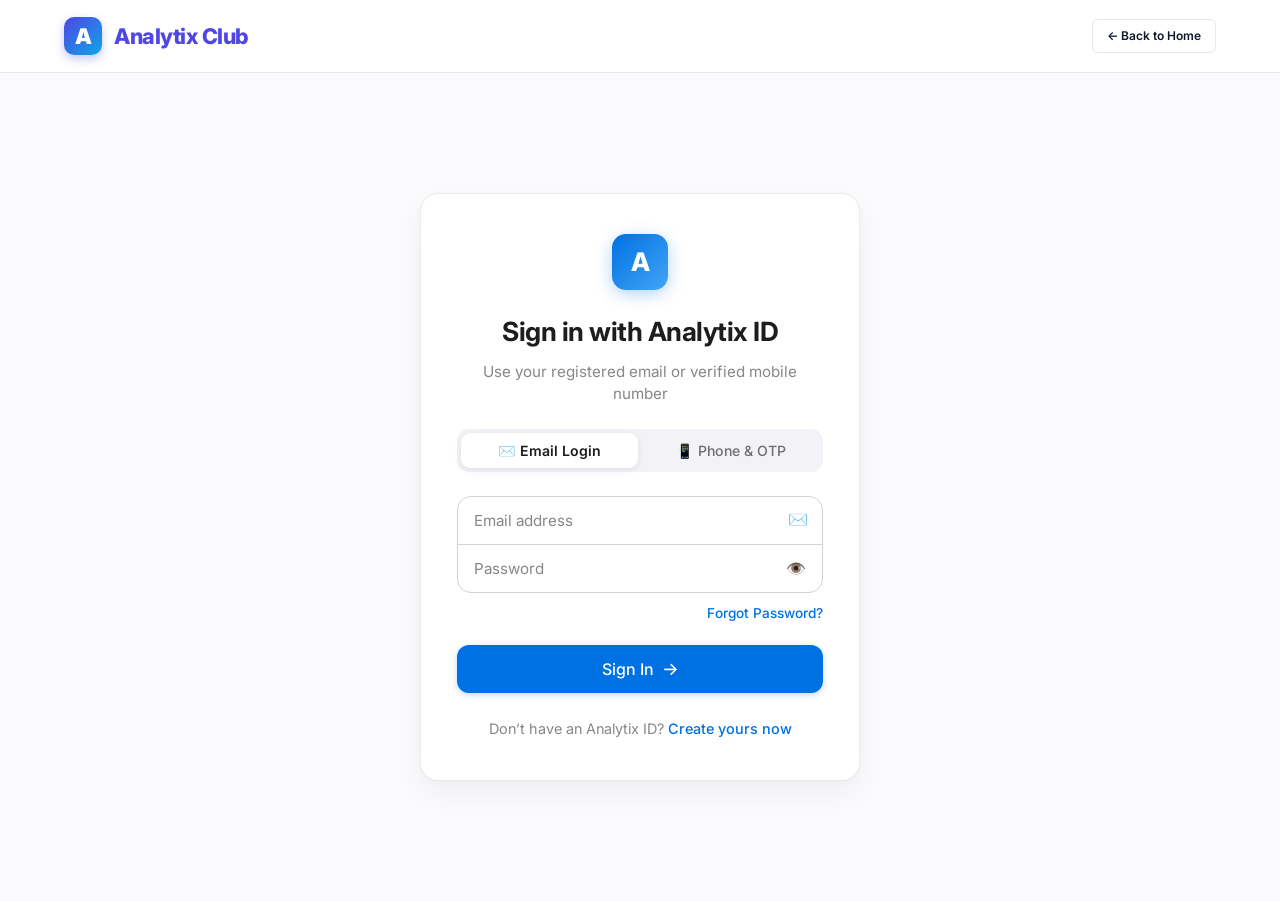
<file: frontend/profile.html>
<!DOCTYPE html>
<html lang="en">
<head>
  <meta charset="UTF-8">
  <meta name="viewport" content="width=device-width, initial-scale=1.0">
  <title>User Profile | Analytix Club</title>
  <link rel="stylesheet" href="css/style.css">
  <link rel="stylesheet" href="css/dashboard.css">
  <link rel="preconnect" href="https://fonts.googleapis.com">
  <link rel="preconnect" href="https://fonts.gstatic.com" crossorigin>
  <link href="https://fonts.googleapis.com/css2?family=Inter:wght@400;500;600;700;800;900&display=swap" rel="stylesheet">
</head>
<body style="background-color: var(--light-bg);">

  <!-- Navbar -->
  <header class="navbar">
    <div class="container nav-container">
      <a href="index.html" class="brand">
        <div class="brand-badge">A</div>
        <span>Analytix Club</span>
      </a>

      <div class="nav-actions">
        <a id="back-to-dashboard-btn" href="member-dashboard.html" class="btn btn-secondary btn-sm">← Return to Dashboard</a>
        <button onclick="Auth.logout()" class="btn btn-outline btn-sm">Logout</button>
      </div>
    </div>
  </header>

  <main class="section">
    <div class="container" style="max-width: 820px;">
      
      <!-- Profile Header Card -->
      <div class="card-panel" style="padding: 28px; margin-bottom: 24px; display: flex; align-items: center; gap: 24px; flex-wrap: wrap;">
        <div class="user-avatar" id="profile-avatar-preview" style="width: 72px; height: 72px; font-size: 1.8rem; box-shadow: var(--shadow-md);">
          U
        </div>
        <div style="flex-grow: 1;">
          <h2 id="profile-header-name" style="font-size: 1.5rem; font-weight: 800; color: var(--dark-bg); margin-bottom: 4px;">User Name</h2>
          <div id="profile-header-email" style="color: var(--text-muted); font-size: 0.95rem; margin-bottom: 12px;">user@analytixclub.edu</div>
          <div style="display: flex; gap: 8px; flex-wrap: wrap;">
            <span class="skill-pill" id="display-role-badge" style="background: #e0e7ff; color: var(--primary); font-weight: 700;">MEMBER</span>
            <span class="skill-pill" id="display-team-badge">TEAM: NONE</span>
            <span class="points-pill" id="display-points-badge">0 pts</span>
          </div>
        </div>
      </div>

      <!-- Edit Form Card -->
      <div class="card-panel">
        <div class="panel-header">
          <h3 class="panel-title">Edit Profile Information</h3>
          <span style="font-size: 0.8rem; color: var(--text-muted);">Roles & points are managed by club admins</span>
        </div>
        <div class="panel-body">
          <form id="profile-form">
            <div class="form-row">
              <div class="form-group">
                <label for="profile-name" class="form-label">Full Name *</label>
                <input type="text" id="profile-name" class="form-control" required>
              </div>
              <div class="form-group">
                <label for="profile-email" class="form-label">Email (Account ID - Read Only)</label>
                <input type="email" id="profile-email" class="form-control" disabled style="background: #f1f5f9; cursor: not-allowed;">
              </div>
            </div>

            <div class="form-row">
              <div class="form-group">
                <label for="profile-phone" class="form-label">Phone Number</label>
                <input type="tel" id="profile-phone" class="form-control" placeholder="+91 98765 43210">
              </div>
              <div class="form-group">
                <label for="profile-dept" class="form-label">Department / Branch</label>
                <input type="text" id="profile-dept" class="form-control" placeholder="e.g. Computer Science & Eng.">
              </div>
            </div>

            <div class="form-row">
              <div class="form-group">
                <label for="profile-year" class="form-label">Year of Study</label>
                <select id="profile-year" class="form-control">
                  <option value="1st Year">1st Year</option>
                  <option value="2nd Year">2nd Year</option>
                  <option value="3rd Year">3rd Year</option>
                  <option value="4th Year">4th Year</option>
                  <option value="Postgraduate">Postgraduate</option>
                </select>
              </div>
              <div class="form-group">
                <label for="profile-photo" class="form-label">Profile Photo URL</label>
                <input type="url" id="profile-photo" class="form-control" placeholder="https://...">
              </div>
            </div>

            <div class="form-group">
              <label for="profile-skills" class="form-label">Skills & Competencies</label>
              <input type="text" id="profile-skills" class="form-control" placeholder="e.g. Python, Machine Learning, UI/UX, Public Speaking">
            </div>

            <div class="form-group">
              <label for="profile-bio" class="form-label">Short Bio</label>
              <textarea id="profile-bio" class="form-control" rows="3" placeholder="Tell the club about yourself..."></textarea>
            </div>

            <div style="display: flex; justify-content: flex-end; gap: 12px; margin-top: 24px;">
              <button type="submit" class="btn btn-primary">Save Profile Changes</button>
            </div>
          </form>
        </div>
      </div>

    </div>
  </main>

  <script src="js/api.js"></script>
  <script src="js/auth.js"></script>
  <script src="js/profile.js"></script>
</body>
</html>
</file>
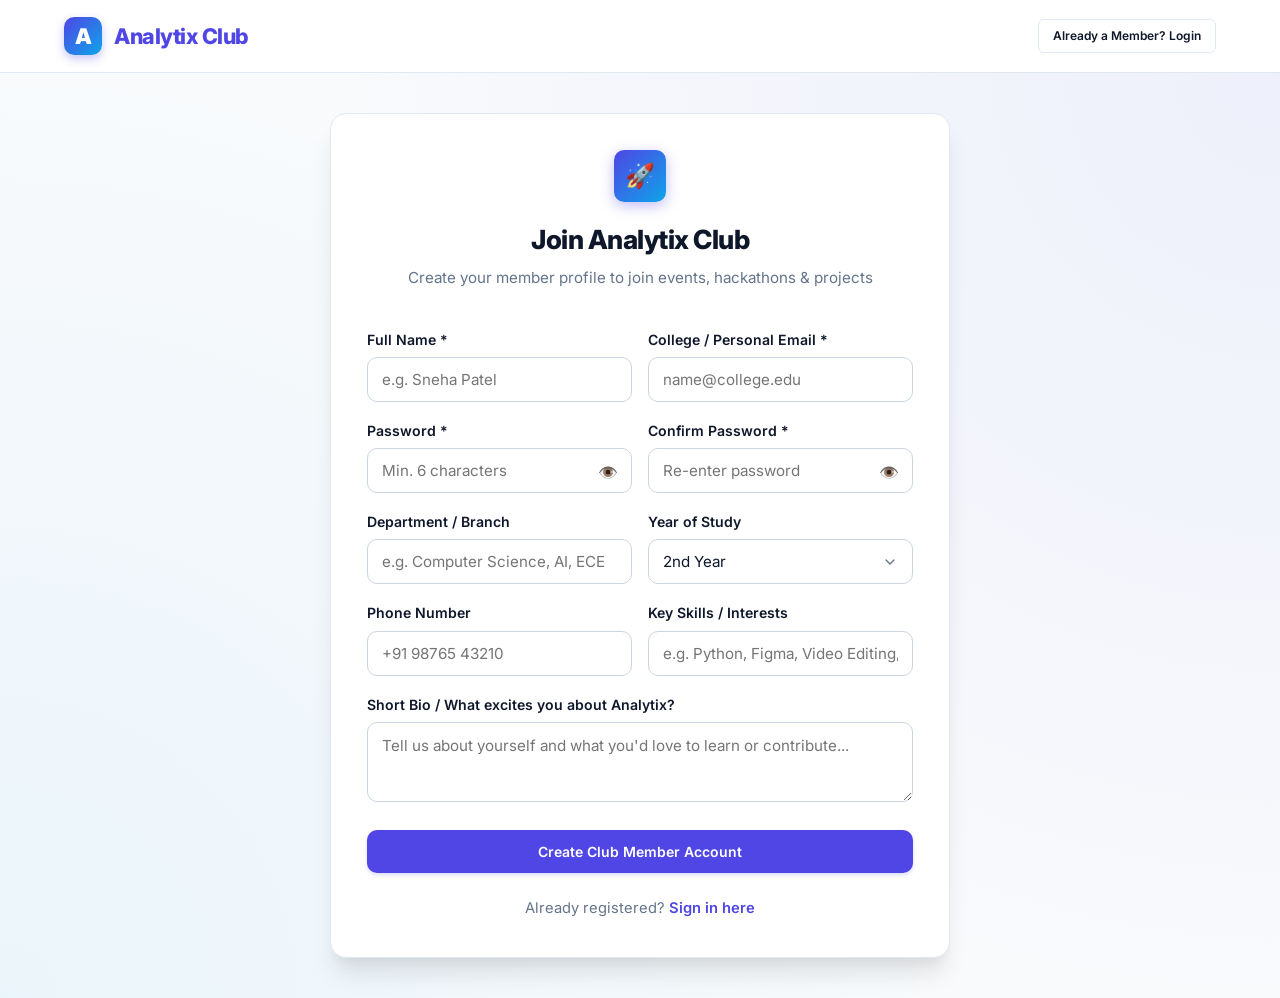
<file: frontend/register.html>
<!DOCTYPE html>
<html lang="en">
<head>
  <meta charset="UTF-8">
  <meta name="viewport" content="width=device-width, initial-scale=1.0">
  <title>Join Club | Analytix Club</title>
  <link rel="stylesheet" href="css/style.css">
  <link rel="stylesheet" href="css/auth.css">
  <link rel="preconnect" href="https://fonts.googleapis.com">
  <link rel="preconnect" href="https://fonts.gstatic.com" crossorigin>
  <link href="https://fonts.googleapis.com/css2?family=Inter:wght@400;500;600;700;800;900&display=swap" rel="stylesheet">
</head>
<body>

  <!-- Navigation -->
  <header class="navbar">
    <div class="container nav-container">
      <a href="index.html" class="brand">
        <div class="brand-badge">A</div>
        <span>Analytix Club</span>
      </a>
      <div class="nav-actions">
        <a href="login.html" class="btn btn-secondary btn-sm">Already a Member? Login</a>
      </div>
    </div>
  </header>

  <main class="auth-wrapper">
    <div class="auth-box auth-box-wide">
      <div class="auth-header">
        <div class="auth-logo">🚀</div>
        <h2 class="auth-title">Join Analytix Club</h2>
        <p class="auth-subtitle">Create your member profile to join events, hackathons & projects</p>
      </div>

      <div class="auth-body">
        <div id="register-alert" class="alert alert-error" style="display: none;"></div>

        <form id="register-form">
          <div class="form-row">
            <div class="form-group">
              <label for="full_name" class="form-label">Full Name *</label>
              <input type="text" id="full_name" class="form-control" placeholder="e.g. Sneha Patel" required>
            </div>
            <div class="form-group">
              <label for="email" class="form-label">College / Personal Email *</label>
              <input type="email" id="email" class="form-control" placeholder="name@college.edu" required>
            </div>
          </div>

          <div class="form-row">
            <div class="form-group" style="position: relative;">
              <label for="password" class="form-label">Password *</label>
              <div style="position: relative;">
                <input type="password" id="password" class="form-control" placeholder="Min. 6 characters" minlength="6" required>
                <button type="button" class="apple-pwd-toggle" style="top: 8px; right: 8px;" onclick="togglePwdVisibility('password', this)">👁️</button>
              </div>
            </div>
            <div class="form-group" style="position: relative;">
              <label for="confirm_password" class="form-label">Confirm Password *</label>
              <div style="position: relative;">
                <input type="password" id="confirm_password" class="form-control" placeholder="Re-enter password" minlength="6" required>
                <button type="button" class="apple-pwd-toggle" style="top: 8px; right: 8px;" onclick="togglePwdVisibility('confirm_password', this)">👁️</button>
              </div>
            </div>
          </div>

          <div class="form-row">
            <div class="form-group">
              <label for="department" class="form-label">Department / Branch</label>
              <input type="text" id="department" class="form-control" placeholder="e.g. Computer Science, AI, ECE">
            </div>
            <div class="form-group">
              <label for="year" class="form-label">Year of Study</label>
              <select id="year" class="form-control">
                <option value="1st Year">1st Year</option>
                <option value="2nd Year" selected>2nd Year</option>
                <option value="3rd Year">3rd Year</option>
                <option value="4th Year">4th Year</option>
                <option value="Postgraduate">Postgraduate</option>
              </select>
            </div>
          </div>

          <div class="form-row">
            <div class="form-group">
              <label for="phone" class="form-label">Phone Number</label>
              <input type="tel" id="phone" class="form-control" placeholder="+91 98765 43210">
            </div>
            <div class="form-group">
              <label for="skills" class="form-label">Key Skills / Interests</label>
              <input type="text" id="skills" class="form-control" placeholder="e.g. Python, Figma, Video Editing, SQL">
            </div>
          </div>

          <div class="form-group">
            <label for="bio" class="form-label">Short Bio / What excites you about Analytix?</label>
            <textarea id="bio" class="form-control" rows="2" placeholder="Tell us about yourself and what you'd love to learn or contribute..."></textarea>
          </div>

          <button type="submit" id="btn-register" class="btn btn-primary" style="width: 100%; padding: 12px; margin-top: 8px;">
            Create Club Member Account
          </button>
        </form>

        <div class="auth-switch">
          Already registered? <a href="login.html">Sign in here</a>
        </div>
      </div>
    </div>
  </main>

  <script src="js/api.js"></script>
  <script src="js/auth.js"></script>
  <script>
    function togglePwdVisibility(fieldId, btn) {
      const input = document.getElementById(fieldId);
      if (!input) return;
      if (input.type === 'password') {
        input.type = 'text';
        btn.textContent = '🙈';
      } else {
        input.type = 'password';
        btn.textContent = '👁️';
      }
    }

    document.addEventListener('DOMContentLoaded', () => {
      Auth.redirectIfLoggedIn();

      const form = document.getElementById('register-form');
      const alertBox = document.getElementById('register-alert');
      const submitBtn = document.getElementById('btn-register');
      const authBody = document.querySelector('.auth-body');

      form.addEventListener('submit', async (e) => {
        e.preventDefault();
        alertBox.style.display = 'none';

        const pwd = document.getElementById('password').value;
        const confirmPwd = document.getElementById('confirm_password').value;

        if (pwd !== confirmPwd) {
          alertBox.textContent = 'Passwords do not match. Please verify.';
          alertBox.style.display = 'flex';
          return;
        }

        submitBtn.disabled = true;
        submitBtn.textContent = 'Creating account...';

        const email = document.getElementById('email').value.trim();
        const payload = {
          full_name: document.getElementById('full_name').value.trim(),
          email: email,
          password: pwd,
          phone: document.getElementById('phone').value.trim(),
          department: document.getElementById('department').value.trim(),
          year: document.getElementById('year').value,
          skills: document.getElementById('skills').value.trim(),
          bio: document.getElementById('bio').value.trim()
        };

        try {
          const res = await Auth.register(payload);
          if (res && (res.requires_verification || !res.access_token)) {
            authBody.innerHTML = `
              <div class="apple-notice-card" style="padding: 32px 20px;">
                <div class="apple-notice-icon">✉️</div>
                <h3 class="apple-notice-title">Verify Your Email Address</h3>
                <p class="apple-notice-text">
                  We've sent an email verification link to <strong>${API.escapeHtml(email)}</strong>.<br><br>
                  Please check your inbox (and spam folder), click the verification link, and then sign in.
                </p>
                <div style="margin-top: 24px;">
                  <a href="login.html" class="btn btn-primary" style="display: inline-block; padding: 12px 28px; text-decoration: none;">
                    Go to Login →
                  </a>
                </div>
              </div>
            `;
          }
        } catch (err) {
          alertBox.textContent = err.message || 'Registration failed. Please try again.';
          alertBox.style.display = 'flex';
          submitBtn.disabled = false;
          submitBtn.textContent = 'Create Club Member Account';
        }
      });
    });
  </script>
</body>
</html>
</file>
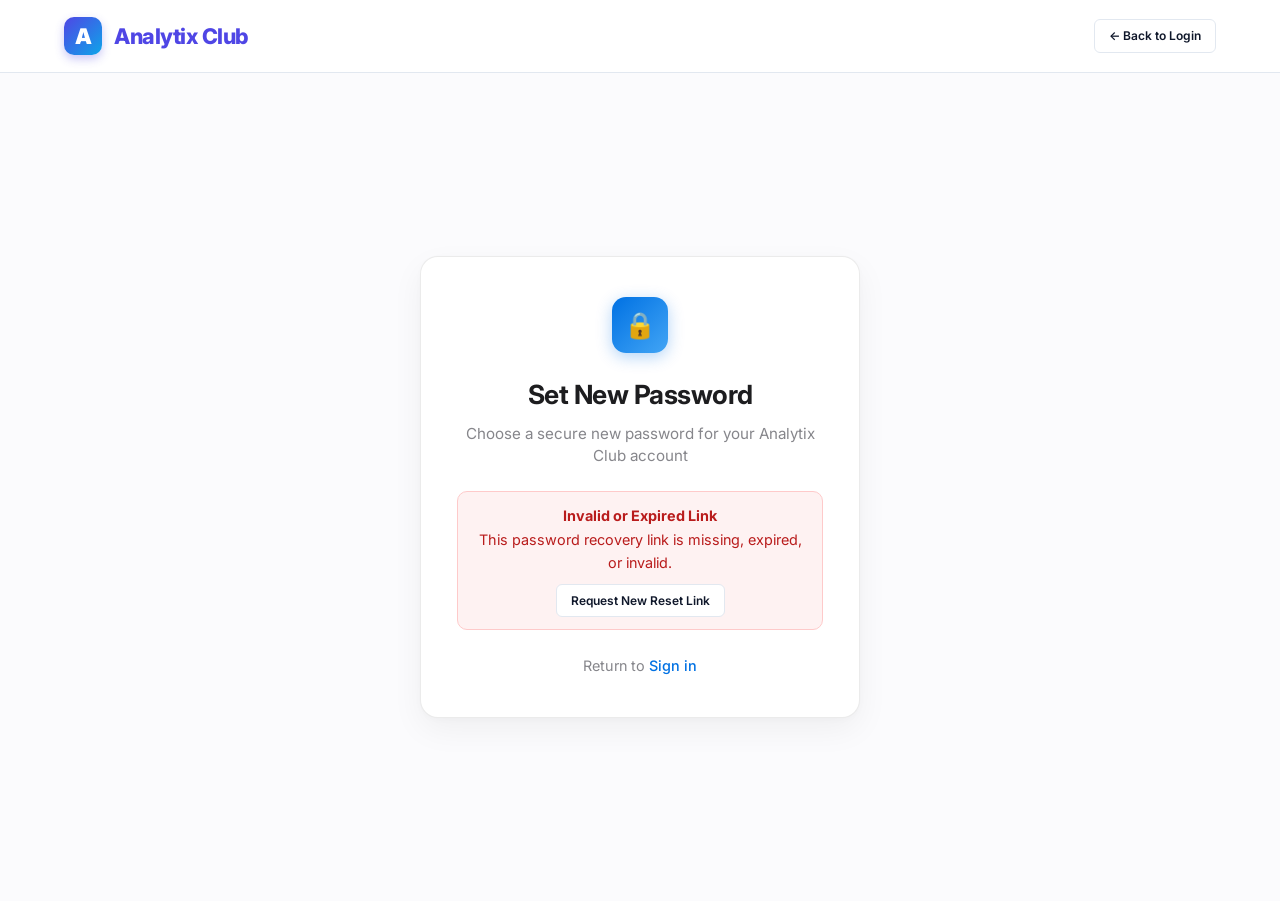
<file: frontend/reset-password.html>
<!DOCTYPE html>
<html lang="en">
<head>
  <meta charset="UTF-8">
  <meta name="viewport" content="width=device-width, initial-scale=1.0">
  <title>Reset Password | Analytix Club</title>
  <link rel="stylesheet" href="css/style.css">
  <link rel="stylesheet" href="css/auth.css">
  <link rel="preconnect" href="https://fonts.googleapis.com">
  <link rel="preconnect" href="https://fonts.gstatic.com" crossorigin>
  <link href="https://fonts.googleapis.com/css2?family=Inter:wght@400;500;600;700;800;900&display=swap" rel="stylesheet">
</head>
<body>

  <!-- Navigation -->
  <header class="navbar">
    <div class="container nav-container">
      <a href="index.html" class="brand">
        <div class="brand-badge">A</div>
        <span>Analytix Club</span>
      </a>
      <div class="nav-actions">
        <a href="login.html" class="btn btn-secondary btn-sm">← Back to Login</a>
      </div>
    </div>
  </header>

  <main class="apple-auth-wrapper">
    <div class="apple-auth-card">
      <div class="apple-logo-badge">🔒</div>
      <h1 class="apple-auth-title">Set New Password</h1>
      <p class="apple-auth-subtitle">Choose a secure new password for your Analytix Club account</p>

      <div id="reset-alert" class="alert alert-error" style="display: none; margin-bottom: 20px;"></div>
      <div id="reset-success" class="alert alert-success" style="display: none; margin-bottom: 20px;"></div>

      <form id="reset-form">
        <div class="apple-input-container">
          <div class="apple-field-row">
            <input type="password" id="new_password" class="apple-input" placeholder="New Password (min. 6 characters)" minlength="6" required autocomplete="new-password">
            <button type="button" class="apple-pwd-toggle" onclick="togglePasswordVisibility('new_password', this)" title="Show/Hide password">👁️</button>
          </div>
          <div class="apple-field-row">
            <input type="password" id="confirm_password" class="apple-input" placeholder="Confirm New Password" minlength="6" required autocomplete="new-password">
            <button type="button" class="apple-pwd-toggle" onclick="togglePasswordVisibility('confirm_password', this)" title="Show/Hide password">👁️</button>
          </div>
        </div>

        <button type="submit" id="btn-reset" class="apple-btn-submit">
          <span>Update Password</span>
          <span style="font-size: 1.1rem; line-height: 1;">→</span>
        </button>
      </form>

      <div class="apple-footer-link" style="margin-top: 24px;">
        Return to <a href="login.html">Sign in</a>
      </div>
    </div>
  </main>

  <script src="js/api.js"></script>
  <script src="js/auth.js"></script>
  <script src="js/password-reset.js"></script>
  <script>
    function togglePasswordVisibility(fieldId, btn) {
      const input = document.getElementById(fieldId);
      if (!input) return;
      if (input.type === 'password') {
        input.type = 'text';
        btn.textContent = '🙈';
      } else {
        input.type = 'password';
        btn.textContent = '👁️';
      }
    }

    document.addEventListener('DOMContentLoaded', () => {
      PasswordReset.init();
    });
  </script>
</body>
</html>
</file>
<file: frontend/css/style.css>
/* ==============================================================================
   ANALYTIX CLUB - MAIN GLOBAL STYLESHEET
   Clean, modern, high-contrast, responsive tech club styling.
   ============================================================================== */

:root {
  /* Color Palette */
  --primary: #4f46e5;
  --primary-hover: #4338ca;
  --primary-light: #eef2ff;
  --primary-glow: rgba(79, 70, 229, 0.25);

  --secondary: #0ea5e9;
  --secondary-hover: #0284c7;

  --accent: #10b981;
  --accent-hover: #059669;

  --dark-bg: #0f172a;
  --dark-surface: #1e293b;
  --dark-card: #1e293b;
  --dark-border: #334155;

  --light-bg: #f8fafc;
  --light-surface: #ffffff;
  --light-card: #ffffff;
  --light-border: #e2e8f0;

  --text-main: #0f172a;
  --text-muted: #64748b;
  --text-light: #f8fafc;
  --text-subtle: #94a3b8;

  --success: #10b981;
  --warning: #f59e0b;
  --danger: #ef4444;
  --info: #3b82f6;

  /* Typography Scale (9 distinct, harmonic font sizes) */
  --font-xs: 0.75rem;     /* 12px - Badges, pills, timestamps, fine labels */
  --font-sm: 0.875rem;    /* 14px - Meta text, footer links, small buttons */
  --font-base: 1rem;      /* 16px - Base body text, regular inputs, footer headers */
  --font-md: 1.125rem;    /* 18px - Subheadings, card titles, large buttons */
  --font-lg: 1.25rem;     /* 20px - Event card titles, feature titles */
  --font-xl: 1.5rem;      /* 24px - Team titles, modal titles, brand */
  --font-2xl: 1.875rem;   /* 30px - Numerical statistics */
  --font-3xl: 2.25rem;    /* 36px - Section titles */
  --font-4xl: 3.2rem;     /* 51px - Hero title */

  /* Typography */
  --font-sans: 'Inter', -apple-system, BlinkMacSystemFont, "Segoe UI", Roboto, Oxygen, Ubuntu, Cantarell, sans-serif;
  --font-mono: 'JetBrains Mono', 'Fira Code', Menlo, Monaco, monospace;

  /* Shadows */
  --shadow-sm: 0 1px 2px 0 rgba(0, 0, 0, 0.05);
  --shadow-md: 0 4px 6px -1px rgba(0, 0, 0, 0.1), 0 2px 4px -1px rgba(0, 0, 0, 0.06);
  --shadow-lg: 0 10px 15px -3px rgba(0, 0, 0, 0.1), 0 4px 6px -2px rgba(0, 0, 0, 0.05);
  --shadow-xl: 0 20px 25px -5px rgba(0, 0, 0, 0.1), 0 10px 10px -5px rgba(0, 0, 0, 0.04);
  --shadow-glow: 0 0 25px var(--primary-glow);

  /* Radius & Transitions */
  --radius-sm: 6px;
  --radius-md: 10px;
  --radius-lg: 16px;
  --radius-full: 9999px;

  --transition-fast: 0.15s ease;
  --transition-normal: 0.25s ease;
}

/* CSS Reset & Box Sizing */
*, *::before, *::after {
  box-sizing: border-box;
  margin: 0;
  padding: 0;
}

body {
  font-family: var(--font-sans);
  background-color: var(--light-bg);
  color: var(--text-main);
  line-height: 1.6;
  min-height: 100vh;
  display: flex;
  flex-direction: column;
  -webkit-font-smoothing: antialiased;
}

a {
  color: inherit;
  text-decoration: none;
  transition: color var(--transition-fast);
}

img {
  max-width: 100%;
  height: auto;
  display: block;
}

button, input, select, textarea {
  font-family: inherit;
  font-size: inherit;
}

/* Container */
.container {
  width: 100%;
  max-width: 1200px;
  margin: 0 auto;
  padding: 0 24px;
}

/* Navbar */
.navbar {
  background-color: rgba(255, 255, 255, 0.95);
  backdrop-filter: blur(8px);
  border-bottom: 1px solid var(--light-border);
  position: sticky;
  top: 0;
  z-index: 100;
  transition: all var(--transition-normal);
}

.nav-container {
  display: flex;
  align-items: center;
  justify-content: space-between;
  height: 72px;
}

.brand {
  display: flex;
  align-items: center;
  gap: 12px;
  font-weight: 800;
  font-size: 1.35rem;
  color: var(--primary);
  letter-spacing: -0.5px;
}

.brand-badge {
  background: linear-gradient(135deg, var(--primary), var(--secondary));
  color: white;
  width: 38px;
  height: 38px;
  display: flex;
  align-items: center;
  justify-content: center;
  border-radius: var(--radius-md);
  font-weight: 900;
  box-shadow: 0 4px 10px rgba(79, 70, 229, 0.3);
}

.nav-links {
  display: flex;
  align-items: center;
  gap: 28px;
  list-style: none;
}

.nav-link {
  font-size: var(--font-sm, 0.875rem);
  font-weight: 500;
  color: var(--text-muted);
  position: relative;
  padding: 6px 0;
  transition: color var(--transition-fast);
}

.nav-link:hover, .nav-link.active {
  color: var(--primary);
  font-weight: 600;
}

.nav-link.active::after {
  content: '';
  position: absolute;
  bottom: 0;
  left: 0;
  width: 100%;
  height: 2px;
  background-color: var(--primary);
  border-radius: 2px;
}

.nav-link:focus-visible {
  outline: 2px solid var(--primary);
  outline-offset: 4px;
  border-radius: var(--radius-sm);
}

.nav-actions {
  display: flex;
  align-items: center;
  gap: 12px;
}

.nav-mobile-toggle {
  display: none;
  background: none;
  border: none;
  font-size: 1.5rem;
  color: var(--text-main);
  cursor: pointer;
  padding: 6px;
}

/* Buttons */
.btn {
  display: inline-flex;
  align-items: center;
  justify-content: center;
  gap: 8px;
  padding: 10px 20px;
  border-radius: var(--radius-md);
  font-size: var(--font-sm, 0.875rem);
  font-weight: 600;
  cursor: pointer;
  transition: all var(--transition-fast);
  border: 1px solid transparent;
  white-space: nowrap;
}

.btn-primary {
  background-color: var(--primary);
  color: #ffffff;
  box-shadow: 0 2px 4px rgba(79, 70, 229, 0.2);
}

.btn-primary:hover {
  background-color: var(--primary-hover);
  transform: translateY(-1px);
  box-shadow: 0 4px 12px rgba(79, 70, 229, 0.35);
}

.btn-secondary {
  background-color: #ffffff;
  color: var(--text-main);
  border-color: var(--light-border);
}

.btn-secondary:hover {
  background-color: var(--light-bg);
  border-color: #cbd5e1;
}

.btn-outline {
  background-color: transparent;
  color: var(--primary);
  border-color: var(--primary);
}

.btn-outline:hover {
  background-color: var(--primary-light);
}

.btn-success {
  background-color: var(--success);
  color: #ffffff;
}

.btn-success:hover {
  background-color: var(--accent-hover);
}

.btn-danger {
  background-color: var(--danger);
  color: #ffffff;
}

.btn-danger:hover {
  background-color: #dc2626;
}

.btn-sm {
  padding: 6px 14px;
  font-size: var(--font-xs, 0.75rem);
  border-radius: var(--radius-sm);
}

.btn-lg {
  padding: 14px 28px;
  font-size: var(--font-md, 1.125rem);
  border-radius: var(--radius-lg);
}

.btn-icon {
  padding: 8px;
  border-radius: var(--radius-md);
}

/* Hero Section */
.hero {
  padding: 80px 0 60px;
  background: radial-gradient(circle at top right, rgba(79, 70, 229, 0.08), transparent 60%),
              radial-gradient(circle at bottom left, rgba(14, 165, 233, 0.08), transparent 60%);
  position: relative;
  overflow: hidden;
}

.hero-grid {
  display: grid;
  grid-template-columns: 1.2fr 0.8fr;
  align-items: center;
  gap: 48px;
}

.hero-badge {
  display: inline-flex;
  align-items: center;
  gap: 8px;
  padding: 6px 14px;
  background-color: var(--primary-light);
  color: var(--primary);
  border-radius: var(--radius-full);
  font-size: var(--font-xs, 0.75rem);
  font-weight: 700;
  margin-bottom: 20px;
  text-transform: uppercase;
  letter-spacing: 0.5px;
}

.hero-title {
  font-size: var(--font-4xl, 3.2rem);
  font-weight: 900;
  line-height: 1.15;
  color: var(--dark-bg);
  margin-bottom: 20px;
  letter-spacing: -1px;
}

.hero-title .text-gradient {
  background: linear-gradient(135deg, var(--primary) 0%, var(--secondary) 100%);
  -webkit-background-clip: text;
  -webkit-text-fill-color: transparent;
}

.hero-subtitle {
  font-size: var(--font-md, 1.125rem);
  color: var(--text-muted);
  margin-bottom: 32px;
  max-width: 580px;
}

.hero-buttons {
  display: flex;
  align-items: center;
  gap: 16px;
  flex-wrap: wrap;
}

.hero-card {
  background: white;
  border-radius: var(--radius-lg);
  padding: 32px;
  box-shadow: var(--shadow-xl);
  border: 1px solid var(--light-border);
  position: relative;
}

.stat-strip {
  display: grid;
  grid-template-columns: repeat(3, 1fr);
  gap: 16px;
  margin-top: 24px;
  padding-top: 24px;
  border-top: 1px solid var(--light-border);
}

.stat-item h3,
.stat-value {
  font-size: var(--font-2xl, 1.875rem);
  font-weight: 800;
  color: var(--primary);
  display: block;
  line-height: 1.2;
}

.stat-item p {
  font-size: var(--font-xs, 0.75rem);
  color: var(--text-muted);
  font-weight: 500;
  margin-top: 4px;
}

/* Section Header */
.section {
  padding: 80px 0;
}

.section-alt {
  background-color: #ffffff;
}

.section-header {
  text-align: center;
  max-width: 650px;
  margin: 0 auto 50px;
}

.section-tag {
  color: var(--primary);
  font-size: var(--font-sm, 0.875rem);
  font-weight: 700;
  letter-spacing: 0.5px;
  display: block;
  margin-bottom: 8px;
}

.section-title {
  font-size: var(--font-3xl, 2.25rem);
  font-weight: 800;
  letter-spacing: -0.5px;
  color: var(--dark-bg);
  margin-bottom: 12px;
}

.section-desc {
  font-size: var(--font-base, 1rem);
  color: var(--text-muted);
}

/* Cards Grid */
.grid-3 {
  display: grid;
  grid-template-columns: repeat(auto-fit, minmax(320px, 1fr));
  gap: 28px;
}

.grid-2 {
  display: grid;
  grid-template-columns: repeat(auto-fit, minmax(400px, 1fr));
  gap: 28px;
}

/* Team Pillar Cards */
.team-card {
  background: white;
  border-radius: var(--radius-lg);
  padding: 32px;
  border: 1px solid var(--light-border);
  box-shadow: var(--shadow-sm);
  transition: all var(--transition-normal);
  display: flex;
  flex-direction: column;
  position: relative;
  overflow: hidden;
}

.team-card::before {
  content: '';
  position: absolute;
  top: 0;
  left: 0;
  right: 0;
  height: 4px;
  background: var(--primary);
}

.team-card.team-tech::before { background: #4f46e5; }
.team-card.team-design::before { background: #ec4899; }
.team-card.team-moc::before { background: #0ea5e9; }

.team-card:hover {
  transform: translateY(-6px);
  box-shadow: var(--shadow-lg);
  border-color: #cbd5e1;
}

.team-icon {
  width: 56px;
  height: 56px;
  border-radius: var(--radius-md);
  display: flex;
  align-items: center;
  justify-content: center;
  font-size: 1.6rem;
  margin-bottom: 20px;
}

.team-tech .team-icon { background-color: #eef2ff; color: #4f46e5; }
.team-design .team-icon { background-color: #fdf2f8; color: #ec4899; }
.team-moc .team-icon { background-color: #f0f9ff; color: #0ea5e9; }

.team-name {
  font-size: var(--font-xl, 1.5rem);
  font-weight: 700;
  margin-bottom: 10px;
}

.team-desc {
  color: var(--text-muted);
  font-size: var(--font-sm, 0.875rem);
  margin-bottom: 20px;
  flex-grow: 1;
}

.team-skills-list {
  display: flex;
  flex-wrap: wrap;
  gap: 8px;
}

.skill-pill {
  background-color: var(--light-bg);
  border: 1px solid var(--light-border);
  padding: 4px 10px;
  border-radius: var(--radius-full);
  font-size: var(--font-xs, 0.75rem);
  font-weight: 500;
  color: var(--text-muted);
}

/* Event & Hackathon Cards */
.event-card {
  background: white;
  border-radius: var(--radius-lg);
  overflow: hidden;
  border: 1px solid var(--light-border);
  box-shadow: var(--shadow-sm);
  transition: all var(--transition-normal);
  display: flex;
  flex-direction: column;
  height: 100%;
}

.event-card:hover {
  transform: translateY(-5px);
  box-shadow: var(--shadow-lg);
}

.event-poster-wrapper {
  position: relative;
  height: 190px;
  background-color: #e2e8f0;
  overflow: hidden;
  flex-shrink: 0;
}

.event-poster {
  width: 100%;
  height: 100%;
  object-fit: cover;
  transition: transform var(--transition-normal);
}

.event-card:hover .event-poster {
  transform: scale(1.04);
}

.event-badge {
  position: absolute;
  top: 14px;
  right: 14px;
  padding: 4px 12px;
  border-radius: var(--radius-full);
  font-size: var(--font-xs, 0.75rem);
  font-weight: 700;
  text-transform: uppercase;
  letter-spacing: 0.5px;
  backdrop-filter: blur(8px);
}

.badge-published {
  background: rgba(255, 255, 255, 0.94);
  color: #166534;
  border: 1px solid rgba(22, 101, 52, 0.25);
  font-weight: 600;
  box-shadow: 0 1px 3px rgba(0, 0, 0, 0.05);
}
.badge-draft { background: rgba(100, 116, 139, 0.9); color: white; }
.badge-urgent { background: rgba(239, 68, 68, 0.9); color: white; }
.badge-online { background: rgba(14, 165, 233, 0.9); color: white; }
.badge-offline { background: rgba(245, 158, 11, 0.9); color: white; }
.badge-hybrid { background: rgba(139, 92, 246, 0.9); color: white; }

.event-content {
  padding: 24px 24px 28px;
  display: flex;
  flex-direction: column;
  flex-grow: 1;
}

.event-meta {
  display: flex;
  align-items: center;
  gap: 16px;
  font-size: var(--font-xs, 0.75rem);
  color: var(--text-muted);
  margin-bottom: 12px;
  flex-wrap: wrap;
}

.event-meta span {
  display: inline-flex;
  align-items: center;
  gap: 6px;
}

.event-title {
  font-size: var(--font-lg, 1.25rem);
  font-weight: 700;
  margin-bottom: 10px;
  line-height: 1.35;
  color: var(--dark-bg);
}

.event-title-home {
  font-size: var(--font-md, 1.125rem);
  font-weight: 700;
  color: var(--dark-bg);
  margin-bottom: 8px;
  line-height: 1.35;
}

.event-desc {
  font-size: var(--font-sm, 0.875rem);
  color: var(--text-muted);
  margin-bottom: 16px;
  line-height: 1.55;
  flex-grow: 1;
}

.event-bottom-section {
  margin-top: auto;
  display: flex;
  flex-direction: column;
  gap: 14px;
}

.event-instructions {
  background: #f8fafc;
  border: 1px dashed #cbd5e1;
  padding: 10px 14px;
  border-radius: var(--radius-sm);
  font-size: var(--font-xs, 0.75rem);
  color: #475569;
  line-height: 1.45;
}

.event-footer {
  display: flex;
  align-items: center;
  justify-content: space-between;
  padding-top: 14px;
  border-top: 1px solid var(--light-border);
  gap: 12px;
}

.event-deadline {
  font-size: var(--font-xs, 0.75rem);
  color: #64748b;
}

/* Announcement Card */
.announcement-card {
  background: white;
  border-radius: var(--radius-lg);
  padding: 24px;
  border: 1px solid var(--light-border);
  box-shadow: var(--shadow-sm);
  display: flex;
  gap: 20px;
  transition: all var(--transition-normal);
}

.announcement-card:hover {
  box-shadow: var(--shadow-md);
  border-color: #cbd5e1;
}

.announcement-icon {
  width: 44px;
  height: 44px;
  border-radius: var(--radius-md);
  background-color: var(--primary-light);
  color: var(--primary);
  display: flex;
  align-items: center;
  justify-content: center;
  font-size: 1.3rem;
  flex-shrink: 0;
}

.announcement-body {
  flex-grow: 1;
  min-width: 0;
}

.announcement-header {
  margin-bottom: 6px;
}

.announcement-title-group {
  display: flex;
  align-items: baseline;
  gap: 12px;
  flex-wrap: wrap;
}

.announcement-title {
  font-size: var(--font-md, 1.125rem);
  font-weight: 700;
  color: var(--dark-bg);
  line-height: 1.35;
}

.announcement-time {
  font-size: var(--font-xs, 0.75rem);
  color: var(--text-subtle);
  white-space: nowrap;
}

.announcement-desc {
  font-size: var(--font-sm, 0.875rem);
  color: var(--text-muted);
  line-height: 1.55;
}

/* Footer */
.footer {
  background-color: var(--dark-bg);
  color: #94a3b8;
  padding: 60px 0 30px;
  margin-top: auto;
  border-top: 1px solid var(--dark-border);
}

.footer-grid {
  display: grid;
  grid-template-columns: 2fr 1fr 1fr 1.5fr;
  gap: 40px;
  margin-bottom: 40px;
}

.footer-brand {
  color: #ffffff;
  font-size: var(--font-xl, 1.5rem);
  font-weight: 800;
  display: flex;
  align-items: center;
  gap: 10px;
  margin-bottom: 16px;
}

.footer-desc {
  font-size: var(--font-sm, 0.875rem);
  line-height: 1.6;
  max-width: 320px;
}

.footer-heading {
  color: #ffffff;
  font-size: var(--font-base, 1rem);
  font-weight: 700;
  margin-bottom: 18px;
}

.footer-links {
  list-style: none;
  display: flex;
  flex-direction: column;
  gap: 10px;
}

.footer-links a {
  font-size: var(--font-sm, 0.875rem);
  transition: color var(--transition-fast);
}

.footer-links a:hover {
  color: #ffffff;
}

.footer-contact-list {
  list-style: none;
  display: flex;
  flex-direction: column;
  gap: 10px;
}

.footer-contact-list li {
  display: flex;
  align-items: flex-start;
  gap: 8px;
  font-size: var(--font-sm, 0.875rem);
  color: #94a3b8;
  line-height: 1.5;
}

.footer-contact-list a {
  color: #cbd5e1;
  transition: color var(--transition-fast);
}

.footer-contact-list a:hover {
  color: #ffffff;
}

.footer-bottom {
  border-top: 1px solid var(--dark-border);
  padding-top: 24px;
  display: flex;
  align-items: center;
  justify-content: space-between;
  font-size: var(--font-xs, 0.75rem);
}

/* Modals */
.modal-overlay {
  position: fixed;
  inset: 0;
  background-color: rgba(15, 23, 42, 0.6);
  backdrop-filter: blur(4px);
  display: flex;
  align-items: center;
  justify-content: center;
  z-index: 1000;
  opacity: 0;
  visibility: hidden;
  transition: all var(--transition-normal);
  padding: 20px;
}

.modal-overlay.active {
  opacity: 1;
  visibility: visible;
}

.modal-card {
  background: white;
  width: 100%;
  max-width: 600px;
  max-height: 90vh;
  border-radius: var(--radius-lg);
  box-shadow: var(--shadow-xl);
  display: flex;
  flex-direction: column;
  overflow: hidden;
  transform: translateY(20px);
  transition: transform var(--transition-normal);
}

.modal-overlay.active .modal-card {
  transform: translateY(0);
}

.modal-header {
  padding: 20px 24px;
  border-bottom: 1px solid var(--light-border);
  display: flex;
  align-items: center;
  justify-content: space-between;
}

.modal-title {
  font-size: 1.25rem;
  font-weight: 700;
  color: var(--dark-bg);
}

.modal-close {
  background: none;
  border: none;
  font-size: 1.4rem;
  color: var(--text-subtle);
  cursor: pointer;
  padding: 4px;
  border-radius: var(--radius-sm);
  display: flex;
  align-items: center;
  justify-content: center;
}

.modal-close:hover {
  color: var(--dark-bg);
  background-color: var(--light-bg);
}

.modal-body {
  padding: 24px;
  overflow-y: auto;
}

.modal-footer {
  padding: 16px 24px;
  background-color: var(--light-bg);
  border-top: 1px solid var(--light-border);
  display: flex;
  align-items: center;
  justify-content: flex-end;
  gap: 12px;
}

/* Toast Notifications */
.toast-container {
  position: fixed;
  bottom: 24px;
  right: 24px;
  z-index: 2000;
  display: flex;
  flex-direction: column;
  gap: 10px;
}

.toast {
  background: white;
  color: var(--text-main);
  padding: 14px 20px;
  border-radius: var(--radius-md);
  box-shadow: var(--shadow-lg);
  border-left: 4px solid var(--primary);
  display: flex;
  align-items: center;
  gap: 12px;
  font-size: 0.92rem;
  min-width: 280px;
  max-width: 420px;
  animation: slideInRight 0.3s cubic-bezier(0.16, 1, 0.3, 1);
  transition: all 0.3s ease;
}

.toast-success { border-left-color: var(--success); }
.toast-error { border-left-color: var(--danger); }
.toast-warning { border-left-color: var(--warning); }
.toast-info { border-left-color: var(--info); }

@keyframes slideInRight {
  from { transform: translateX(100%); opacity: 0; }
  to { transform: translateX(0); opacity: 1; }
}

/* Apple Account Menu Trigger & Dropdown */
.apple-account-menu {
  position: relative;
  display: inline-block;
}

.apple-account-pill {
  display: inline-flex;
  align-items: center;
  gap: 8px;
  padding: 5px 14px 5px 6px;
  background: rgba(0, 0, 0, 0.04);
  border: 1px solid rgba(0, 0, 0, 0.08);
  border-radius: 9999px;
  font-size: 0.86rem;
  font-weight: 500;
  color: #1d1d1f;
  cursor: pointer;
  transition: all 0.2s cubic-bezier(0.16, 1, 0.3, 1);
  user-select: none;
}

.apple-account-pill:hover {
  background: rgba(0, 0, 0, 0.08);
  border-color: rgba(0, 0, 0, 0.15);
  transform: translateY(-0.5px);
}

.apple-account-avatar {
  width: 26px;
  height: 26px;
  border-radius: 50%;
  background: linear-gradient(135deg, #0071e3, #42a5f5);
  color: white;
  display: flex;
  align-items: center;
  justify-content: center;
  font-size: 0.75rem;
  font-weight: 700;
  overflow: hidden;
  box-shadow: 0 1px 4px rgba(0, 113, 227, 0.3);
}

.apple-account-avatar img {
  width: 100%;
  height: 100%;
  object-fit: cover;
}

.apple-chevron {
  font-size: 0.65rem;
  opacity: 0.55;
  transition: transform 0.2s ease;
  margin-left: 2px;
}

.apple-account-menu.open .apple-chevron {
  transform: rotate(180deg);
}

/* Apple Popover Dropdown */
.apple-dropdown {
  position: absolute;
  top: calc(100% + 8px);
  right: 0;
  width: 270px;
  background: rgba(255, 255, 255, 0.92);
  backdrop-filter: blur(25px);
  -webkit-backdrop-filter: blur(25px);
  border: 1px solid rgba(0, 0, 0, 0.1);
  border-radius: 16px;
  box-shadow: 0 16px 40px rgba(0, 0, 0, 0.12), 0 2px 6px rgba(0, 0, 0, 0.04);
  padding: 8px;
  opacity: 0;
  visibility: hidden;
  transform: translateY(-8px) scale(0.97);
  transition: all 0.2s cubic-bezier(0.16, 1, 0.3, 1);
  z-index: 1100;
}

.apple-account-menu.open .apple-dropdown {
  opacity: 1;
  visibility: visible;
  transform: translateY(0) scale(1);
}

.apple-dropdown-user {
  padding: 12px 14px;
  border-radius: 10px;
  background: rgba(0, 0, 0, 0.025);
  margin-bottom: 4px;
}

.apple-dropdown-name {
  font-size: 0.95rem;
  font-weight: 600;
  color: #1d1d1f;
  margin-bottom: 2px;
  white-space: nowrap;
  overflow: hidden;
  text-overflow: ellipsis;
}

.apple-dropdown-email {
  font-size: 0.78rem;
  color: #86868b;
  white-space: nowrap;
  overflow: hidden;
  text-overflow: ellipsis;
  margin-bottom: 8px;
}

.apple-dropdown-badges {
  display: flex;
  gap: 6px;
  flex-wrap: wrap;
}

.apple-badge {
  font-size: 0.68rem;
  font-weight: 700;
  text-transform: uppercase;
  letter-spacing: 0.5px;
  padding: 2px 8px;
  border-radius: 9999px;
  background: rgba(0, 113, 227, 0.1);
  color: #0071e3;
}

.apple-dropdown-divider {
  height: 1px;
  background: rgba(0, 0, 0, 0.08);
  margin: 6px 0;
}

.apple-dropdown-item {
  display: flex;
  align-items: center;
  gap: 10px;
  padding: 9px 12px;
  border-radius: 8px;
  font-size: 0.88rem;
  font-weight: 500;
  color: #1d1d1f;
  text-decoration: none;
  transition: all 0.15s ease;
  cursor: pointer;
}

.apple-dropdown-item:hover {
  background: rgba(0, 113, 227, 0.09);
  color: #0071e3;
}

.apple-dropdown-item-danger {
  color: #e30000;
  border: none;
  background: none;
  width: 100%;
  font-size: 0.88rem;
  text-align: left;
}

.apple-dropdown-item-danger:hover {
  background: rgba(227, 0, 0, 0.08);
  color: #e30000;
}

.apple-item-icon {
  font-size: 1rem;
  width: 18px;
  text-align: center;
}

/* Apple-style Signed-out button */
.apple-signin-pill {
  display: inline-flex;
  align-items: center;
  justify-content: center;
  gap: 6px;
  padding: 6px 16px;
  border-radius: 9999px;
  font-size: var(--font-sm, 0.875rem);
  font-weight: 500;
  background: transparent;
  color: var(--text-main) !important;
  border: 1px solid var(--light-border);
  transition: all 0.2s ease;
  text-decoration: none;
  white-space: nowrap;
}

.apple-signin-pill:hover {
  background: var(--light-bg);
  border-color: #cbd5e1;
  color: var(--primary) !important;
  transform: translateY(-0.5px);
}

/* Global Form Controls & Layouts */
.form-group {
  margin-bottom: 20px;
  display: flex;
  flex-direction: column;
}

.form-label {
  display: block;
  font-size: 0.88rem;
  font-weight: 600;
  color: var(--dark-bg);
  margin-bottom: 8px;
  line-height: 1.3;
}

.form-control {
  width: 100%;
  padding: 11px 14px;
  border: 1px solid #cbd5e1;
  border-radius: var(--radius-md);
  background-color: #ffffff;
  color: var(--text-main);
  font-size: 0.95rem;
  font-family: inherit;
  transition: border-color var(--transition-fast), box-shadow var(--transition-fast), background-color var(--transition-fast);
  box-sizing: border-box;
  display: block;
}

.form-control:focus {
  outline: none;
  border-color: var(--primary);
  box-shadow: 0 0 0 3px rgba(79, 70, 229, 0.15);
  background-color: #ffffff;
}

.form-control:disabled, .form-control[readonly] {
  background-color: #f1f5f9;
  color: #64748b;
  cursor: not-allowed;
  border-color: #e2e8f0;
}

select.form-control {
  cursor: pointer;
  appearance: none;
  background-image: url("data:image/svg+xml;charset=UTF-8,%3csvg xmlns='http://www.w3.org/2000/svg' viewBox='0 0 24 24' fill='none' stroke='%2364748b' stroke-width='2' stroke-linecap='round' stroke-linejoin='round'%3e%3cpolyline points='6 9 12 15 18 9'%3e%3c/polyline%3e%3c/svg%3e");
  background-repeat: no-repeat;
  background-position: right 14px center;
  background-size: 16px;
  padding-right: 40px;
}

textarea.form-control {
  resize: vertical;
  min-height: 80px;
  line-height: 1.5;
}

.form-row {
  display: grid;
  grid-template-columns: repeat(auto-fit, minmax(240px, 1fr));
  gap: 20px;
  margin-bottom: 0;
}

.form-row .form-group {
  margin-bottom: 20px;
}

.form-help {
  display: block;
  font-size: 0.8rem;
  color: var(--text-muted);
  margin-top: 6px;
}

/* Mobile Responsive */
@media (max-width: 900px) {
  .hero-grid {
    grid-template-columns: 1fr;
    text-align: center;
  }
  .hero-subtitle {
    margin: 0 auto 32px;
  }
  .hero-buttons {
    justify-content: center;
  }
  .footer-grid {
    grid-template-columns: 1fr 1fr;
  }
  .nav-links {
    display: none;
    position: absolute;
    top: 72px;
    left: 0;
    right: 0;
    background: white;
    flex-direction: column;
    padding: 24px;
    border-bottom: 1px solid var(--light-border);
    box-shadow: var(--shadow-md);
  }
  .nav-links.active {
    display: flex;
  }
  .nav-mobile-toggle {
    display: block;
  }
}

@media (max-width: 600px) {
  .hero-title {
    font-size: 2.3rem;
  }
  .footer-grid {
    grid-template-columns: 1fr;
  }
  .stat-strip {
    grid-template-columns: 1fr;
    text-align: center;
  }
}
</file>
<file: frontend/css/dashboard.css>
/* ==============================================================================
   ANALYTIX CLUB - SHARED DASHBOARD STYLESHEET (Admin & Member)
   ============================================================================== */

.dashboard-layout {
  display: flex;
  min-height: 100vh;
  background-color: #f1f5f9;
}

/* Sidebar */
.dashboard-sidebar {
  width: 260px;
  background-color: var(--dark-bg);
  color: #94a3b8;
  display: flex;
  flex-direction: column;
  flex-shrink: 0;
  transition: transform var(--transition-normal);
  z-index: 50;
  border-right: 1px solid var(--dark-border);
}

.sidebar-header {
  height: 72px;
  display: flex;
  align-items: center;
  gap: 12px;
  padding: 0 24px;
  border-bottom: 1px solid var(--dark-border);
}

.sidebar-header .brand-text {
  font-size: 1.25rem;
  font-weight: 800;
  color: #ffffff;
}

.sidebar-nav {
  padding: 20px 12px;
  display: flex;
  flex-direction: column;
  gap: 6px;
  flex-grow: 1;
  overflow-y: auto;
  list-style: none;
}

.sidebar-link {
  display: flex;
  align-items: center;
  gap: 14px;
  padding: 10px 16px;
  border-radius: var(--radius-md);
  font-size: 0.92rem;
  font-weight: 500;
  color: #94a3b8;
  transition: all var(--transition-fast);
  cursor: pointer;
}

.sidebar-link svg, .sidebar-link i {
  font-size: 1.2rem;
  width: 20px;
  text-align: center;
}

.sidebar-link:hover {
  color: #ffffff;
  background-color: rgba(255, 255, 255, 0.06);
}

.sidebar-link.active {
  color: #ffffff;
  background-color: var(--primary);
  font-weight: 600;
  box-shadow: 0 2px 8px rgba(79, 70, 229, 0.4);
}

.sidebar-footer {
  padding: 16px 20px;
  border-top: 1px solid var(--dark-border);
}

.sidebar-user {
  display: flex;
  align-items: center;
  gap: 12px;
}

.user-avatar {
  width: 40px;
  height: 40px;
  border-radius: var(--radius-full);
  background-color: var(--primary);
  color: white;
  display: flex;
  align-items: center;
  justify-content: center;
  font-weight: 700;
  font-size: 0.95rem;
  object-fit: cover;
  flex-shrink: 0;
}

.user-info {
  flex-grow: 1;
  overflow: hidden;
}

.user-name {
  font-size: 0.88rem;
  font-weight: 600;
  color: #ffffff;
  white-space: nowrap;
  overflow: hidden;
  text-overflow: ellipsis;
}

.user-role-badge {
  font-size: 0.72rem;
  text-transform: uppercase;
  font-weight: 700;
  letter-spacing: 0.5px;
  color: #38bdf8;
}

/* Dashboard Content Area */
.dashboard-main {
  flex-grow: 1;
  display: flex;
  flex-direction: column;
  min-width: 0;
  overflow-x: hidden;
}

/* Topbar */
.dashboard-topbar {
  height: 72px;
  background: white;
  border-bottom: 1px solid var(--light-border);
  display: flex;
  align-items: center;
  justify-content: space-between;
  padding: 0 32px;
  position: sticky;
  top: 0;
  z-index: 40;
}

.topbar-left {
  display: flex;
  align-items: center;
  gap: 16px;
}

.topbar-toggle {
  display: none;
  background: none;
  border: none;
  font-size: 1.4rem;
  color: var(--text-main);
  cursor: pointer;
  padding: 6px;
}

.topbar-title {
  font-size: 1.35rem;
  font-weight: 800;
  color: var(--dark-bg);
}

.topbar-actions {
  display: flex;
  align-items: center;
  gap: 16px;
}

/* Dashboard Body Container */
.dashboard-content {
  padding: 32px;
  flex-grow: 1;
}

/* Stats Cards Grid */
.stats-grid {
  display: grid;
  grid-template-columns: repeat(auto-fit, minmax(230px, 1fr));
  gap: 20px;
  margin-bottom: 32px;
}

.stat-card {
  background: white;
  border-radius: var(--radius-lg);
  padding: 24px;
  border: 1px solid var(--light-border);
  box-shadow: var(--shadow-sm);
  display: flex;
  align-items: center;
  gap: 18px;
  transition: all var(--transition-normal);
}

.stat-card:hover {
  transform: translateY(-3px);
  box-shadow: var(--shadow-md);
}

.stat-icon {
  width: 52px;
  height: 52px;
  border-radius: var(--radius-md);
  display: flex;
  align-items: center;
  justify-content: center;
  font-size: 1.5rem;
  flex-shrink: 0;
}

.stat-icon-purple { background-color: #eef2ff; color: #4f46e5; }
.stat-icon-blue { background-color: #f0f9ff; color: #0284c7; }
.stat-icon-emerald { background-color: #ecfdf5; color: #059669; }
.stat-icon-amber { background-color: #fffbeb; color: #d97706; }

.stat-details h4 {
  font-size: 0.85rem;
  font-weight: 600;
  color: var(--text-muted);
  margin-bottom: 4px;
}

.stat-details .stat-number {
  font-size: 1.8rem;
  font-weight: 800;
  color: var(--dark-bg);
  line-height: 1.1;
}

/* Section Blocks */
.content-section {
  display: none;
}

.content-section.active {
  display: block;
}

.card-panel {
  background: white;
  border-radius: var(--radius-lg);
  border: 1px solid var(--light-border);
  box-shadow: var(--shadow-sm);
  overflow: hidden;
  margin-bottom: 30px;
}

.panel-header {
  padding: 20px 24px;
  border-bottom: 1px solid var(--light-border);
  display: flex;
  align-items: center;
  justify-content: space-between;
  flex-wrap: wrap;
  gap: 16px;
}

.panel-title {
  font-size: 1.15rem;
  font-weight: 700;
  color: var(--dark-bg);
}

.panel-body {
  padding: 24px;
}

/* Data Tables */
.table-responsive {
  width: 100%;
  overflow-x: auto;
}

.data-table {
  width: 100%;
  border-collapse: collapse;
  text-align: left;
  font-size: 0.92rem;
}

.data-table th {
  background-color: #f8fafc;
  color: var(--text-muted);
  font-weight: 600;
  padding: 12px 18px;
  border-bottom: 1px solid var(--light-border);
  text-transform: uppercase;
  font-size: 0.78rem;
  letter-spacing: 0.5px;
}

.data-table td {
  padding: 14px 18px;
  border-bottom: 1px solid var(--light-border);
  color: var(--text-main);
  vertical-align: middle;
}

.data-table tr:last-child td {
  border-bottom: none;
}

.data-table tr:hover td {
  background-color: #f8fafc;
}

/* Status Badges */
.status-pill {
  display: inline-flex;
  align-items: center;
  padding: 3px 10px;
  border-radius: var(--radius-full);
  font-size: 0.75rem;
  font-weight: 700;
  text-transform: uppercase;
  letter-spacing: 0.5px;
}

.status-pending { background-color: #fef3c7; color: #b45309; }
.status-approved, .status-published { background-color: #d1fae5; color: #047857; }
.status-rejected, .status-cancelled { background-color: #fee2e2; color: #b91c1c; }
.status-attended, .status-completed { background-color: #e0e7ff; color: #4338ca; }
.status-draft { background-color: #f1f5f9; color: #475569; }

/* Filter & Search Bar */
.filter-bar {
  display: flex;
  align-items: center;
  gap: 12px;
  flex-wrap: wrap;
}

.search-input {
  padding: 8px 14px;
  border: 1px solid #cbd5e1;
  border-radius: var(--radius-md);
  font-size: 0.88rem;
  min-width: 220px;
}

.select-filter {
  padding: 8px 14px;
  border: 1px solid #cbd5e1;
  border-radius: var(--radius-md);
  font-size: 0.88rem;
  background-color: white;
}

/* Activity Feed */
.activity-list {
  display: flex;
  flex-direction: column;
  gap: 16px;
  list-style: none;
}

.activity-item {
  display: flex;
  align-items: flex-start;
  gap: 14px;
  padding: 12px;
  border-radius: var(--radius-md);
  background-color: #f8fafc;
  border: 1px solid var(--light-border);
}

.activity-badge {
  width: 36px;
  height: 36px;
  border-radius: var(--radius-full);
  display: flex;
  align-items: center;
  justify-content: center;
  font-size: 1rem;
  flex-shrink: 0;
}

.activity-badge-reg { background-color: #e0e7ff; color: var(--primary); }
.activity-badge-award { background-color: #fef3c7; color: #d97706; }

.activity-content {
  flex-grow: 1;
}

.activity-text {
  font-size: 0.92rem;
  color: var(--dark-bg);
  font-weight: 500;
}

.activity-time {
  font-size: 0.78rem;
  color: var(--text-muted);
}

/* Profile View in Dashboards */
.profile-header-strip {
  display: flex;
  align-items: center;
  gap: 20px;
  padding: 24px;
  background: #f8fafc;
  border-bottom: 1px solid var(--light-border);
}

.profile-avatar-circle {
  width: 64px;
  height: 64px;
  border-radius: var(--radius-full);
  background: var(--primary);
  color: white;
  display: flex;
  align-items: center;
  justify-content: center;
  font-size: 1.6rem;
  font-weight: 700;
  box-shadow: var(--shadow-md);
  flex-shrink: 0;
  overflow: hidden;
}

.profile-avatar-circle img {
  width: 100%;
  height: 100%;
  object-fit: cover;
}

.profile-details-strip {
  flex-grow: 1;
}

.profile-name-text {
  font-size: 1.35rem;
  font-weight: 800;
  color: var(--dark-bg);
  margin-bottom: 4px;
}

.profile-email-text {
  font-size: 0.9rem;
  color: var(--text-muted);
  margin-bottom: 8px;
}

.profile-badges-row {
  display: flex;
  align-items: center;
  gap: 8px;
  flex-wrap: wrap;
}

/* Mobile Responsiveness for Dashboards */
@media (max-width: 900px) {
  .dashboard-sidebar {
    position: fixed;
    top: 0;
    bottom: 0;
    left: 0;
    transform: translateX(-100%);
    box-shadow: var(--shadow-xl);
  }
  .dashboard-sidebar.open {
    transform: translateX(0);
  }
  .topbar-toggle {
    display: block;
  }
  .dashboard-topbar {
    padding: 0 16px;
  }
  .dashboard-content {
    padding: 16px;
  }
}
</file>
<file: frontend/css/admin.css>
/* ==============================================================================
   ANALYTIX CLUB - ADMIN DASHBOARD SPECIFIC STYLESHEET
   ============================================================================== */

.admin-badge {
  background: #fef2f2;
  color: #dc2626;
  border: 1px solid #fecaca;
  padding: 4px 10px;
  border-radius: var(--radius-full);
  font-size: 0.72rem;
  font-weight: 800;
  letter-spacing: 0.5px;
}

.table-actions {
  display: flex;
  align-items: center;
  gap: 8px;
}

.btn-table {
  padding: 5px 10px;
  font-size: 0.8rem;
  border-radius: var(--radius-sm);
  border: 1px solid #cbd5e1;
  background: white;
  cursor: pointer;
  transition: all var(--transition-fast);
  display: inline-flex;
  align-items: center;
  gap: 4px;
}

.btn-table:hover {
  background: #f1f5f9;
  border-color: #94a3b8;
}

.btn-table-danger {
  color: #ef4444;
  border-color: #fecaca;
}

.btn-table-danger:hover {
  background: #fee2e2;
  border-color: #ef4444;
}

.btn-table-primary {
  color: var(--primary);
  border-color: #c7d2fe;
}

.btn-table-primary:hover {
  background: #eef2ff;
  border-color: var(--primary);
}

.file-preview-box {
  width: 100%;
  height: 140px;
  border: 2px dashed #cbd5e1;
  border-radius: var(--radius-md);
  display: flex;
  flex-direction: column;
  align-items: center;
  justify-content: center;
  margin-top: 8px;
  cursor: pointer;
  background: #f8fafc;
  overflow: hidden;
  position: relative;
}

.file-preview-box img {
  width: 100%;
  height: 100%;
  object-fit: cover;
}

.file-preview-text {
  font-size: 0.85rem;
  color: var(--text-muted);
}

.team-select-pill {
  padding: 4px 10px;
  border-radius: var(--radius-md);
  border: 1px solid #cbd5e1;
  font-size: 0.82rem;
  background-color: white;
  font-weight: 600;
}

.points-pill {
  display: inline-flex;
  align-items: center;
  gap: 4px;
  padding: 4px 10px;
  border-radius: var(--radius-full);
  background-color: #fffbeb;
  color: #b45309;
  font-weight: 700;
  font-size: 0.82rem;
}
</file>
<file: frontend/css/auth.css>
/* ==============================================================================
   APPLE ID STYLE LOGIN & AUTHENTICATION LAYOUT
   ============================================================================== */

.apple-auth-wrapper {
  min-height: calc(100vh - 72px);
  display: flex;
  flex-direction: column;
  align-items: center;
  justify-content: center;
  padding: 40px 20px;
  background-color: #fbfbfd;
}

.apple-auth-card {
  width: 100%;
  max-width: 440px;
  background: #ffffff;
  border-radius: 18px;
  border: 1px solid rgba(0, 0, 0, 0.08);
  box-shadow: 0 12px 32px rgba(0, 0, 0, 0.05), 0 2px 6px rgba(0, 0, 0, 0.02);
  padding: 40px 36px;
  text-align: center;
  transition: all 0.3s ease;
}

.apple-logo-badge {
  display: inline-flex;
  align-items: center;
  justify-content: center;
  width: 56px;
  height: 56px;
  background: linear-gradient(135deg, #0071e3 0%, #42a5f5 100%);
  color: white;
  border-radius: 14px;
  font-size: 1.6rem;
  font-weight: 800;
  margin-bottom: 20px;
  box-shadow: 0 4px 16px rgba(0, 113, 227, 0.3);
}

.apple-auth-title {
  font-size: 1.65rem;
  font-weight: 700;
  color: #1d1d1f;
  letter-spacing: -0.5px;
  margin-bottom: 8px;
}

.apple-auth-subtitle {
  color: #86868b;
  font-size: 0.95rem;
  margin-bottom: 24px;
  line-height: 1.45;
}

/* Auth Mode Switcher Tabs */
.apple-tabs {
  display: flex;
  background: #f2f2f7;
  padding: 4px;
  border-radius: 12px;
  margin-bottom: 24px;
  gap: 4px;
}

.apple-tab-btn {
  flex: 1;
  padding: 9px 14px;
  font-size: 0.88rem;
  font-weight: 500;
  border: none;
  background: transparent;
  color: #6e6e73;
  border-radius: 9px;
  cursor: pointer;
  transition: all 0.2s cubic-bezier(0.16, 1, 0.3, 1);
}

.apple-tab-btn.active {
  background: #ffffff;
  color: #1d1d1f;
  font-weight: 600;
  box-shadow: 0 2px 8px rgba(0, 0, 0, 0.08);
}

/* Apple Segmented Unified Input Group */
.apple-input-container {
  border: 1px solid #d2d2d7;
  border-radius: 14px;
  background: #ffffff;
  overflow: hidden;
  text-align: left;
  transition: all 0.2s cubic-bezier(0.16, 1, 0.3, 1);
  margin-bottom: 20px;
}

.apple-input-container:focus-within {
  border-color: #0071e3;
  box-shadow: 0 0 0 4px rgba(0, 113, 227, 0.16);
}

.apple-field-row {
  position: relative;
  display: flex;
  align-items: center;
}

.apple-field-row:first-child:not(:last-child) {
  border-bottom: 1px solid #d2d2d7;
}

.apple-input {
  width: 100%;
  padding: 14px 44px 14px 16px;
  border: none !important;
  background: transparent !important;
  color: #1d1d1f;
  font-size: 0.98rem;
  outline: none !important;
  box-shadow: none !important;
}

.apple-input::placeholder {
  color: #86868b;
  font-size: 0.95rem;
}

.apple-field-icon {
  position: absolute;
  right: 14px;
  font-size: 1rem;
  color: #86868b;
  pointer-events: none;
}

/* Password Toggle Icon Button */
.apple-pwd-toggle {
  position: absolute;
  right: 10px;
  background: none;
  border: none;
  cursor: pointer;
  padding: 6px;
  font-size: 1rem;
  color: #86868b;
  display: flex;
  align-items: center;
  justify-content: center;
  transition: color 0.15s ease;
  z-index: 2;
}

.apple-pwd-toggle:hover {
  color: #1d1d1f;
}

/* Forgot Password Link Row */
.apple-forgot-row {
  display: flex;
  justify-content: flex-end;
  margin-top: -10px;
  margin-bottom: 20px;
}

.apple-forgot-link {
  font-size: 0.85rem;
  color: #0071e3;
  text-decoration: none;
  font-weight: 500;
}

.apple-forgot-link:hover {
  text-decoration: underline;
}

/* Phone OTP Group */
.apple-otp-actions {
  display: flex;
  align-items: center;
  justify-content: space-between;
  margin-top: 10px;
  margin-bottom: 20px;
  font-size: 0.85rem;
  color: #86868b;
}

.apple-resend-btn {
  background: none;
  border: none;
  color: #0071e3;
  font-weight: 600;
  cursor: pointer;
  padding: 0;
  font-size: 0.85rem;
}

.apple-resend-btn:disabled {
  color: #a1a1a6;
  cursor: not-allowed;
  text-decoration: none;
}

/* Verification Alert / Info Card */
.apple-notice-card {
  text-align: center;
  padding: 24px 20px;
  background: #f0fdf4;
  border: 1px solid #bbf7d0;
  border-radius: 14px;
  margin-bottom: 24px;
}

.apple-notice-icon {
  font-size: 2.2rem;
  margin-bottom: 12px;
}

.apple-notice-title {
  font-size: 1.15rem;
  font-weight: 700;
  color: #166534;
  margin-bottom: 8px;
}

.apple-notice-text {
  font-size: 0.9rem;
  color: #15803d;
  line-height: 1.5;
}

/* Apple Blue Primary Button */
.apple-btn-submit {
  width: 100%;
  height: 48px;
  background: #0071e3;
  color: #ffffff;
  border: none;
  border-radius: 12px;
  font-size: 1rem;
  font-weight: 500;
  cursor: pointer;
  display: flex;
  align-items: center;
  justify-content: center;
  gap: 8px;
  transition: all 0.2s cubic-bezier(0.16, 1, 0.3, 1);
  box-shadow: 0 2px 6px rgba(0, 113, 227, 0.25);
}

.apple-btn-submit:hover {
  background: #0077ed;
  box-shadow: 0 4px 12px rgba(0, 113, 227, 0.35);
  transform: translateY(-0.5px);
}

.apple-btn-submit:disabled {
  background: #94c4f7;
  cursor: not-allowed;
  transform: none;
  box-shadow: none;
}

/* Apple Demo Account Switcher Cards */
.apple-demo-section {
  margin-top: 24px;
  padding-top: 20px;
  border-top: 1px solid rgba(0, 0, 0, 0.08);
}

.apple-demo-label {
  font-size: 0.76rem;
  font-weight: 600;
  text-transform: uppercase;
  letter-spacing: 0.5px;
  color: #86868b;
  margin-bottom: 12px;
}

.apple-demo-cards {
  display: flex;
  flex-direction: column;
  gap: 8px;
}

.apple-account-card {
  display: flex;
  align-items: center;
  justify-content: space-between;
  padding: 10px 14px;
  border-radius: 10px;
  background: rgba(0, 0, 0, 0.025);
  border: 1px solid rgba(0, 0, 0, 0.06);
  cursor: pointer;
  transition: all 0.15s ease;
  text-align: left;
}

.apple-account-card:hover {
  background: rgba(0, 113, 227, 0.06);
  border-color: rgba(0, 113, 227, 0.2);
}

.apple-account-info strong {
  display: block;
  font-size: 0.88rem;
  color: #1d1d1f;
}

.apple-account-info span {
  font-size: 0.78rem;
  color: #86868b;
}

.apple-account-role {
  font-size: 0.72rem;
  font-weight: 700;
  text-transform: uppercase;
  padding: 3px 8px;
  border-radius: 9999px;
  background: #ffffff;
  color: #0071e3;
  border: 1px solid rgba(0, 113, 227, 0.2);
}

.apple-footer-link {
  margin-top: 24px;
  font-size: 0.9rem;
  color: #86868b;
}

.apple-footer-link a {
  color: #0071e3;
  text-decoration: none;
  font-weight: 500;
}

.apple-footer-link a:hover {
  text-decoration: underline;
}

.auth-wrapper {
  min-height: calc(100vh - 72px);
  display: flex;
  align-items: center;
  justify-content: center;
  padding: 40px 20px;
  background: radial-gradient(circle at top right, rgba(79, 70, 229, 0.06), transparent 60%),
              radial-gradient(circle at bottom left, rgba(14, 165, 233, 0.06), transparent 60%);
}

.auth-box {
  width: 100%;
  max-width: 480px;
  background: #ffffff;
  border-radius: var(--radius-lg);
  border: 1px solid var(--light-border);
  box-shadow: var(--shadow-xl);
  overflow: hidden;
  transition: all var(--transition-normal);
}

.auth-box-wide {
  max-width: 620px;
}

.auth-header {
  padding: 36px 36px 20px;
  text-align: center;
}

.auth-logo {
  display: inline-flex;
  align-items: center;
  justify-content: center;
  width: 52px;
  height: 52px;
  background: linear-gradient(135deg, var(--primary), var(--secondary));
  color: white;
  border-radius: var(--radius-md);
  font-size: 1.5rem;
  font-weight: 900;
  margin-bottom: 16px;
  box-shadow: 0 4px 14px rgba(79, 70, 229, 0.35);
}

.auth-title {
  font-size: 1.65rem;
  font-weight: 800;
  color: var(--dark-bg);
  letter-spacing: -0.5px;
  margin-bottom: 6px;
}

.auth-subtitle {
  color: var(--text-muted);
  font-size: 0.95rem;
}

.auth-body {
  padding: 20px 36px 36px;
}

/* Form Groups */
.form-group {
  margin-bottom: 20px;
}

.form-label {
  display: block;
  font-size: 0.88rem;
  font-weight: 600;
  color: var(--dark-bg);
  margin-bottom: 8px;
}

.form-control {
  width: 100%;
  padding: 12px 14px;
  border: 1px solid #cbd5e1;
  border-radius: var(--radius-md);
  background-color: #ffffff;
  color: var(--text-main);
  font-size: 0.95rem;
  transition: border-color var(--transition-fast), box-shadow var(--transition-fast);
}

.form-control:focus {
  outline: none;
  border-color: var(--primary);
  box-shadow: 0 0 0 3px rgba(79, 70, 229, 0.15);
}

.form-row {
  display: grid;
  grid-template-columns: 1fr 1fr;
  gap: 16px;
}

.form-help {
  display: block;
  font-size: 0.8rem;
  color: var(--text-muted);
  margin-top: 4px;
}

/* Alerts */
.alert {
  padding: 12px 16px;
  border-radius: var(--radius-md);
  font-size: 0.9rem;
  margin-bottom: 20px;
  display: flex;
  align-items: center;
  gap: 10px;
}

.alert-error {
  background-color: #fef2f2;
  border: 1px solid #fecaca;
  color: #b91c1c;
}

.alert-success {
  background-color: #f0fdf4;
  border: 1px solid #bbf7d0;
  color: #15803d;
}

/* Demo Credentials Helper Box */
.demo-credentials-card {
  margin-top: 24px;
  padding: 16px;
  border-radius: var(--radius-md);
  background: #f8fafc;
  border: 1px dashed #cbd5e1;
}

.demo-credentials-title {
  font-size: 0.82rem;
  font-weight: 700;
  text-transform: uppercase;
  color: var(--text-muted);
  margin-bottom: 10px;
  display: flex;
  align-items: center;
  gap: 6px;
}

.demo-buttons {
  display: flex;
  gap: 8px;
}

.btn-demo {
  flex: 1;
  padding: 8px 12px;
  background: white;
  border: 1px solid #cbd5e1;
  border-radius: var(--radius-sm);
  font-size: 0.82rem;
  font-weight: 600;
  color: var(--text-main);
  cursor: pointer;
  transition: all var(--transition-fast);
  display: flex;
  flex-direction: column;
  align-items: flex-start;
}

.btn-demo span.role-tag {
  font-size: 0.7rem;
  font-weight: 800;
  text-transform: uppercase;
  color: var(--primary);
}

.btn-demo:hover {
  border-color: var(--primary);
  background-color: var(--primary-light);
}

/* Switch Link */
.auth-switch {
  text-align: center;
  margin-top: 24px;
  font-size: 0.92rem;
  color: var(--text-muted);
}

.auth-switch a {
  color: var(--primary);
  font-weight: 600;
}

.auth-switch a:hover {
  text-decoration: underline;
}

@media (max-width: 500px) {
  .form-row {
    grid-template-columns: 1fr;
  }
  .auth-body {
    padding: 20px;
  }
  .auth-header {
    padding: 24px 20px 10px;
  }
}
</file>
